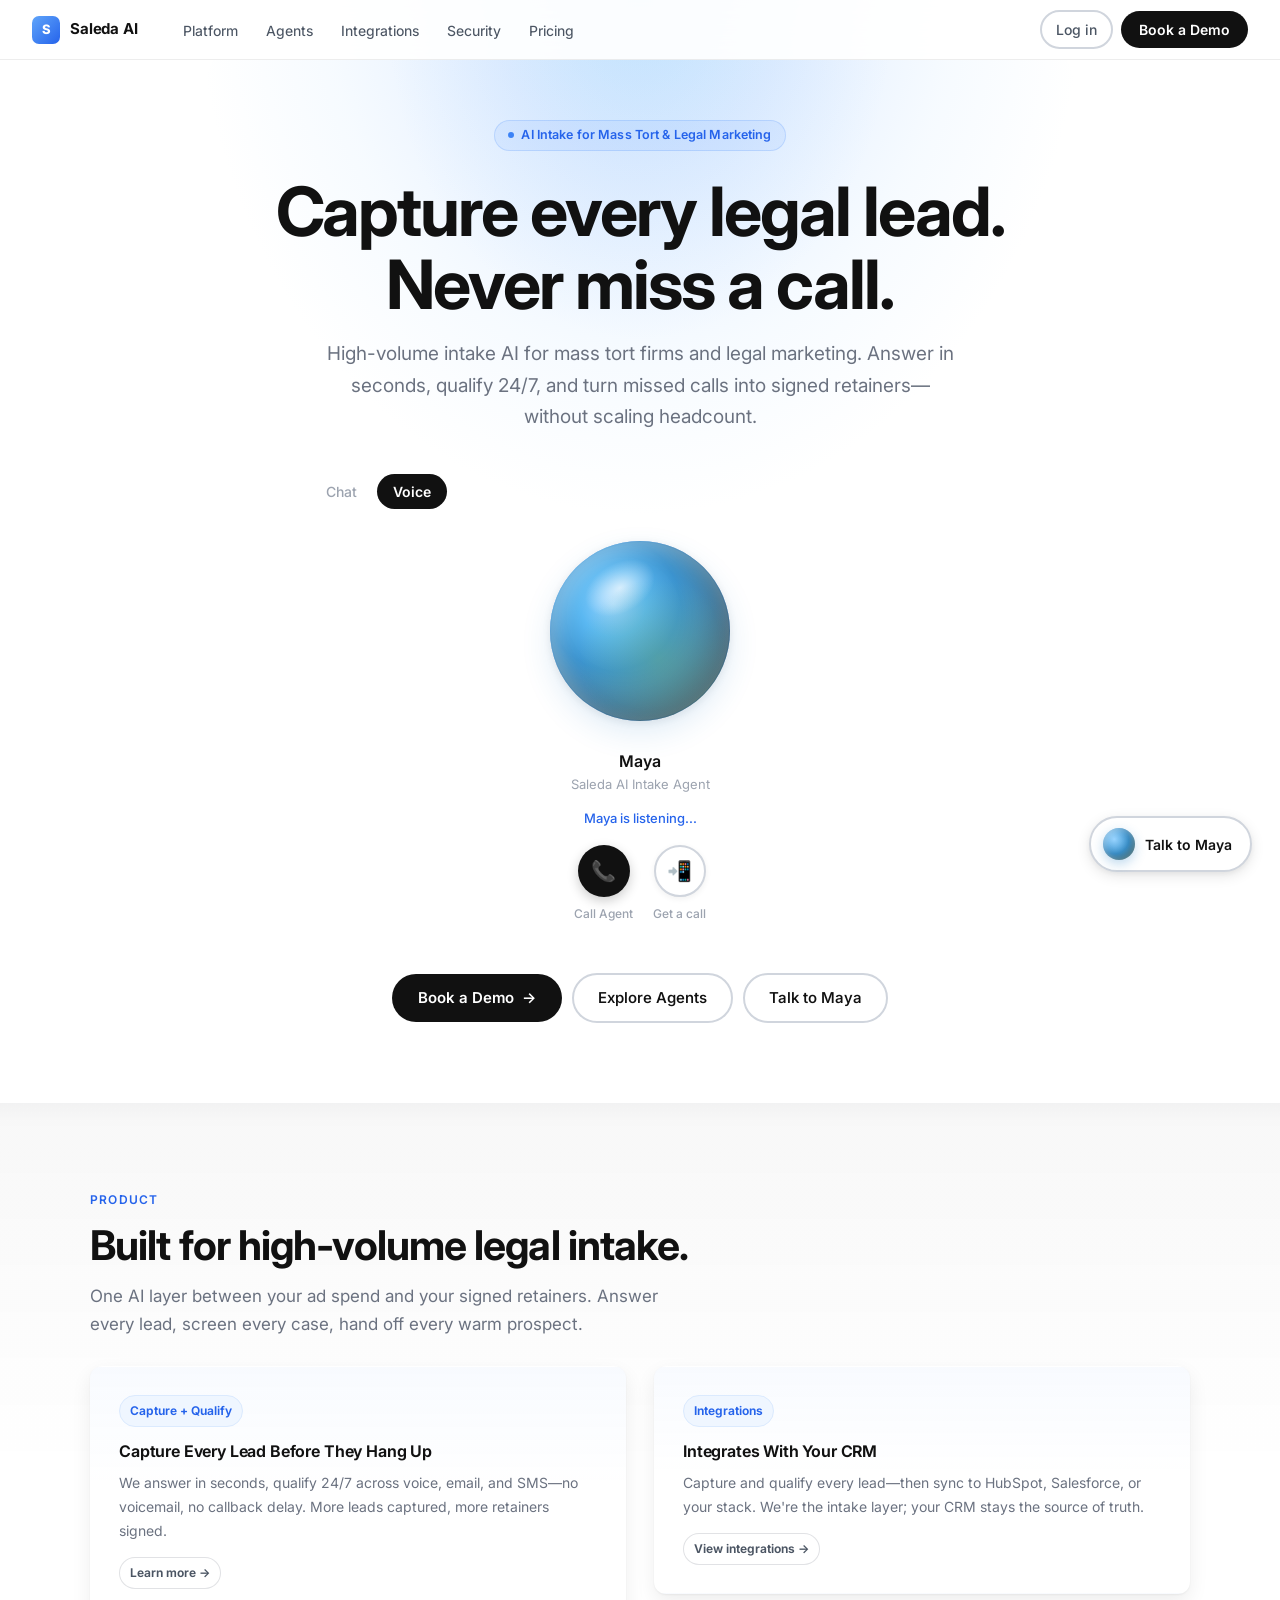
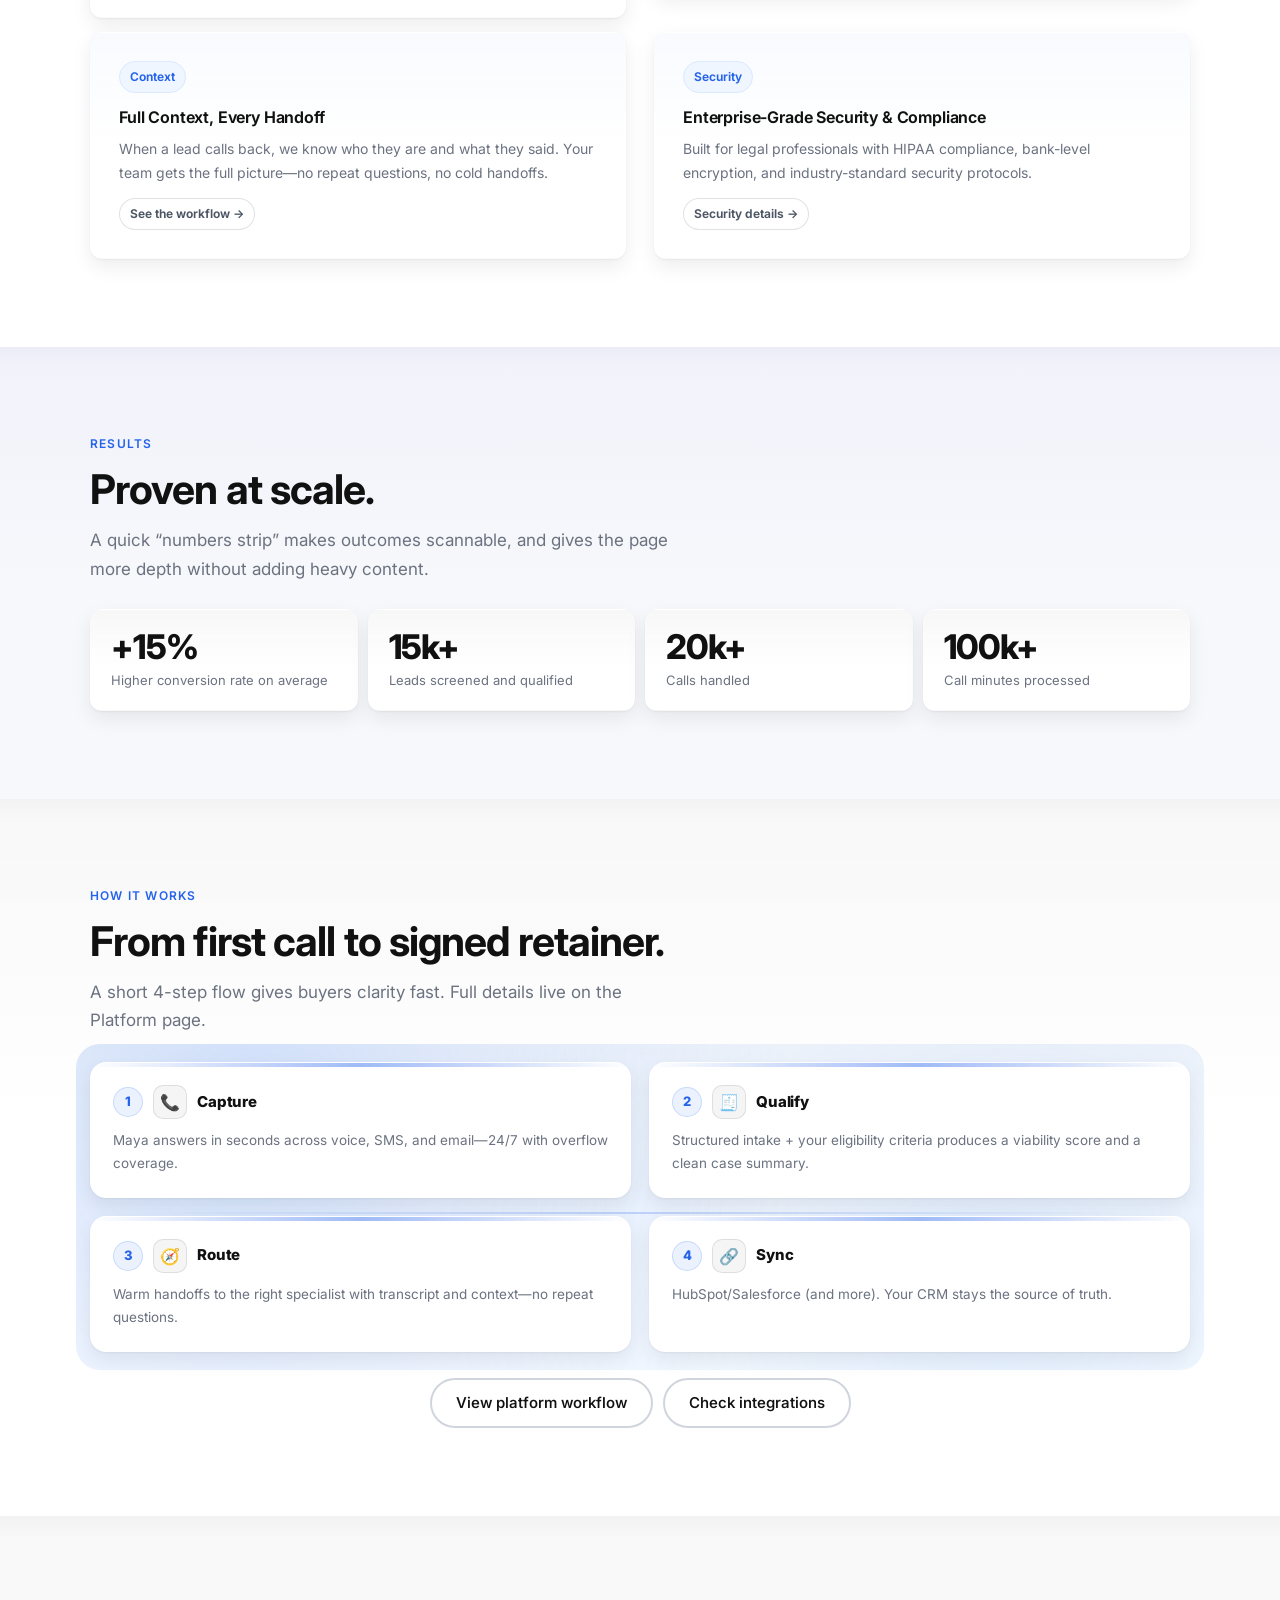
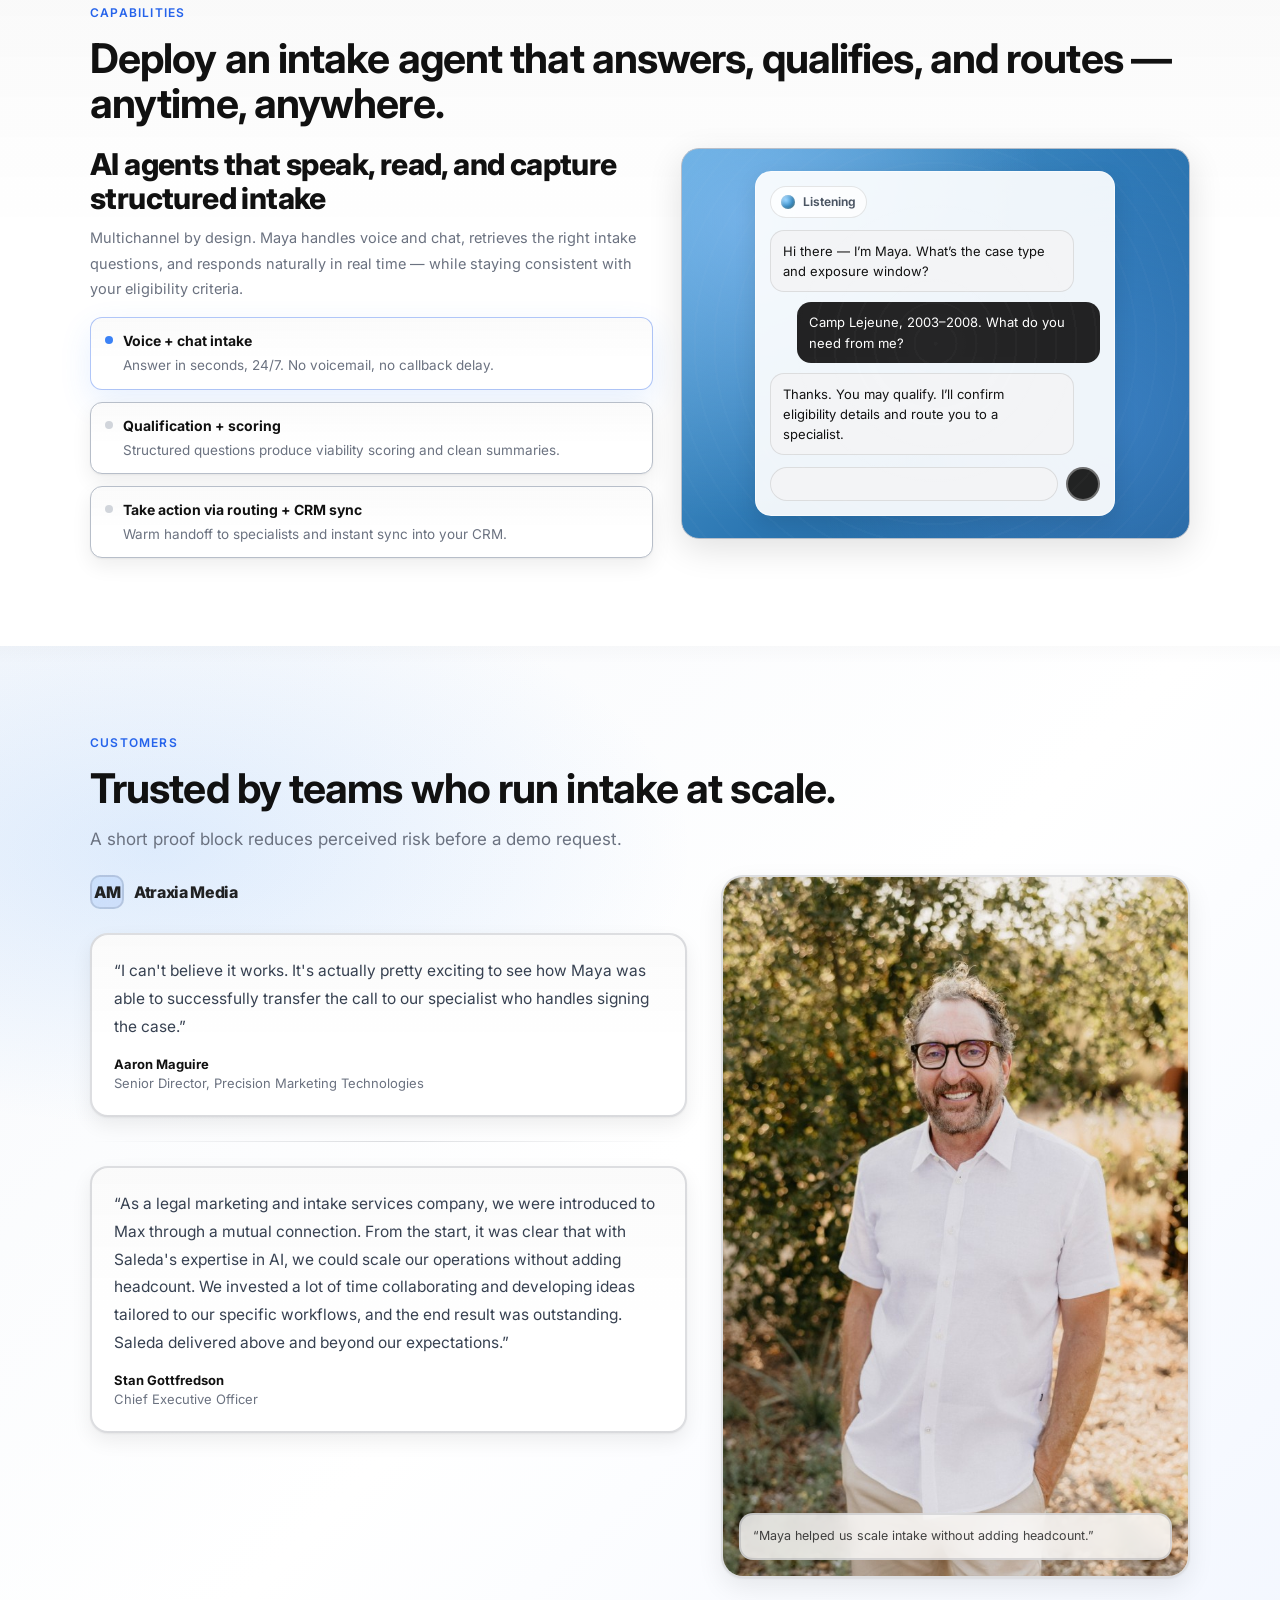
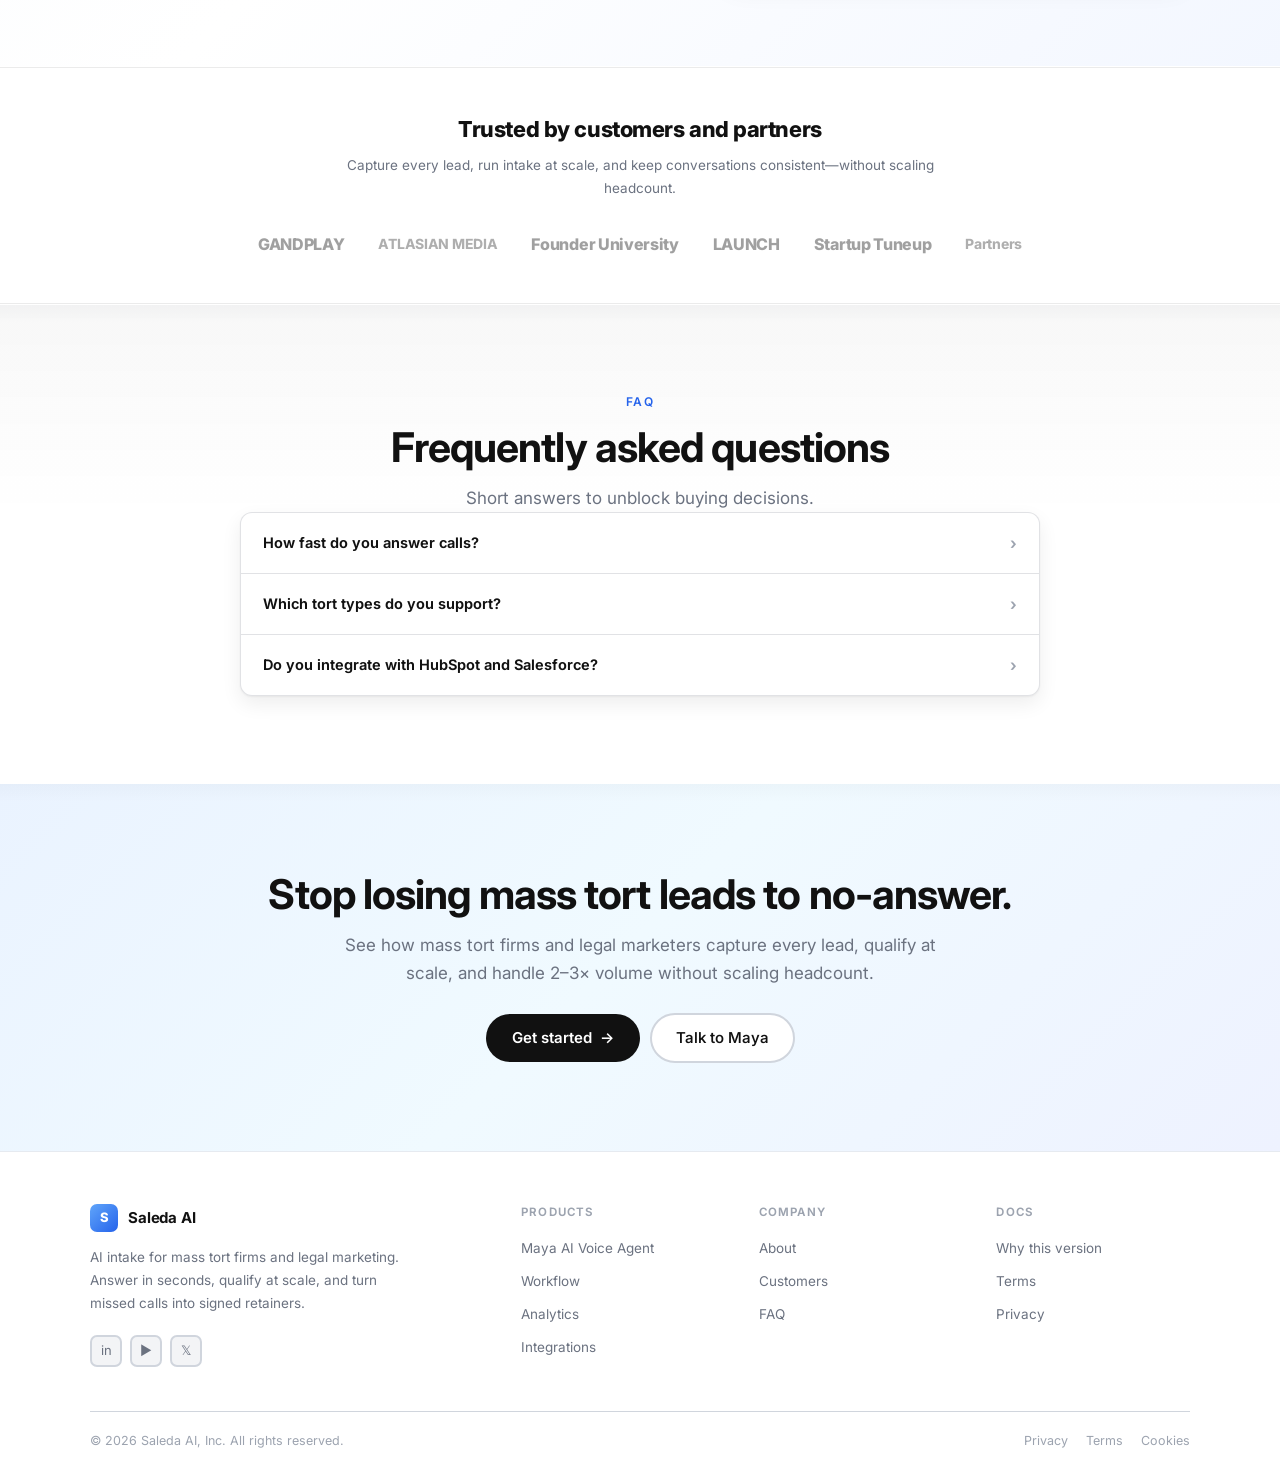
<file: index.html>
<!DOCTYPE html>
<html lang="en">
<head>
  <meta charset="UTF-8">
  <meta name="viewport" content="width=device-width, initial-scale=1.0">
  <title>Saleda AI — AI Intake for Mass Tort & Legal Marketing</title>
  <meta name="description" content="High-volume AI intake for mass tort firms and legal marketing. Answer in seconds, qualify 24/7, and turn missed calls into signed retainers—without scaling headcount.">
  <link rel="stylesheet" href="./assets/site.css">
</head>
<body>
  <a href="#main-content" class="skip-link">Skip to main content</a>

  <!-- Floating demo button (all pages) -->
  <button class="float-demo" onclick="openDemoModal()" aria-label="Talk to Maya — live demo">
    <div class="float-orb-mini" aria-hidden="true"></div>
    Talk to Maya
  </button>

  <!-- Demo modal -->
  <div class="modal-overlay" id="demoModal" role="dialog" aria-modal="true" aria-labelledby="modal-title" onclick="closeDemoModalOutside(event)">
    <div class="modal">
      <div class="modal-header">
        <span class="modal-title" id="modal-title">Maya — AI Intake Agent</span>
        <button class="modal-close" onclick="closeDemoModal()" aria-label="Close demo">✕</button>
      </div>
      <div style="padding:0">
        <div class="demo-tabs" id="modalTabs" style="padding:14px 16px 0">
          <button class="demo-tab" onclick="switchDemoTab('chat','modalTabs','modalChat','modalVoice')" aria-pressed="false">Chat</button>
          <button class="demo-tab active" onclick="switchDemoTab('voice','modalTabs','modalChat','modalVoice')" aria-pressed="true">Voice</button>
        </div>
        <div id="modalChat" style="padding:16px"></div>
        <div id="modalVoice" class="demo-voice-panel active" style="padding:28px 24px 24px">
          <div class="orb-container" onclick="toggleOrb('Modal')" aria-label="Click to start voice demo" role="button" tabindex="0"
               onkeydown="if(event.key==='Enter')toggleOrb('Modal')">
            <div class="orb-rings" aria-hidden="true">
              <div class="orb-ring"></div><div class="orb-ring"></div><div class="orb-ring"></div>
            </div>
            <div class="orb" id="orbModal"></div>
          </div>
          <div class="orb-name">Maya</div>
          <div class="orb-subtitle">Saleda AI Intake Agent</div>
          <div class="orb-status" id="orbModalStatus">Click orb or call agent to start</div>
          <div class="orb-btns">
            <button class="orb-btn orb-btn-primary" onclick="toggleOrb('Modal')" aria-label="Call Maya agent">
              <div class="orb-btn-circle">📞</div>
              <span class="orb-btn-label">Call Agent</span>
            </button>
            <button class="orb-btn orb-btn-secondary" aria-label="Get a callback">
              <div class="orb-btn-circle">📲</div>
              <span class="orb-btn-label">Get a call</span>
            </button>
          </div>
        </div>
      </div>
    </div>
  </div>

  <!-- NAV -->
  <header role="banner">
    <nav class="nav" role="navigation" aria-label="Main navigation">
      <a href="./index.html" class="nav-logo" aria-label="Saleda AI home">
        <div class="nav-logo-icon" aria-hidden="true">S</div>
        Saleda AI
      </a>
      <ul class="nav-links" role="list">
        <li><a href="./platform.html">Platform</a></li>
        <li><a href="./agents.html">Agents</a></li>
        <li><a href="./integrations.html">Integrations</a></li>
        <li><a href="./security.html">Security</a></li>
        <li><a href="./pricing.html">Pricing</a></li>
      </ul>
      <div class="nav-right">
        <a href="#" class="btn-login">Log in</a>
        <a href="./pricing.html#demo" class="btn-cta">Book a Demo</a>
      </div>
    </nav>
  </header>

  <main id="main-content">
    <!-- HERO -->
    <section class="hero" aria-labelledby="hero-heading">
      <div class="hero-bg" aria-hidden="true"></div>

      <div class="hero-eyebrow reveal" role="note">
        <span class="eyebrow-dot" aria-hidden="true"></span>
        AI Intake for Mass Tort &amp; Legal Marketing
      </div>

      <h1 id="hero-heading" class="reveal">Capture every legal lead.<br>Never miss a call.</h1>
      <p class="hero-sub reveal">
        High-volume intake AI for mass tort firms and legal marketing. Answer in seconds, qualify 24/7, and turn missed calls into signed retainers—without scaling headcount.
      </p>

      <!-- INLINE DEMO WIDGET -->
      <div class="hero-demo-wrapper reveal" role="complementary" aria-label="Interactive demo: Maya AI voice agent">
        <div class="hero-demo">
          <div class="demo-tabs" id="heroTabs">
            <button class="demo-tab" onclick="switchDemoTab('chat','heroTabs','heroChat','heroVoice')" aria-pressed="false">Chat</button>
            <button class="demo-tab active" onclick="switchDemoTab('voice','heroTabs','heroChat','heroVoice')" aria-pressed="true">Voice</button>
          </div>

          <!-- CHAT -->
          <div id="heroChat" class="demo-chat-panel" aria-label="Chat demo">
            <div class="chat-msg">
              <div class="chat-avatar avatar-ai" aria-hidden="true">M</div>
              <div class="chat-bubble bubble-ai">Hi! I'm Maya, Saleda's AI intake agent. What type of case are you calling about today?</div>
            </div>
            <div class="chat-msg right">
              <div class="chat-avatar avatar-user" aria-hidden="true">C</div>
              <div class="chat-bubble bubble-user">I was exposed to contaminated water at Camp Lejeune between 2003 and 2008.</div>
            </div>
            <div class="chat-msg">
              <div class="chat-avatar avatar-ai" aria-hidden="true">M</div>
              <div class="typing-indicator" aria-label="Maya is typing">
                <div class="typing-dot"></div><div class="typing-dot"></div><div class="typing-dot"></div>
              </div>
            </div>
            <div class="chat-input-bar">
              <input class="chat-input" type="text" placeholder="Type a message..." id="heroChatInput" aria-label="Chat message input" onkeydown="handleChatKey(event,'hero')">
              <button class="chat-voice-btn" aria-label="Switch to voice demo" onclick="switchDemoTab('voice','heroTabs','heroChat','heroVoice')">🎙️</button>
              <button class="chat-send-btn" aria-label="Send message" onclick="sendChatMessage('hero')">↑</button>
            </div>
          </div>

          <!-- VOICE -->
          <div id="heroVoice" class="demo-voice-panel active" aria-label="Voice demo">
            <div class="orb-container" onclick="toggleOrb('Hero')" role="button" tabindex="0"
                 aria-label="Click to interact with Maya voice agent" onkeydown="if(event.key==='Enter')toggleOrb('Hero')">
              <div class="orb-rings" aria-hidden="true">
                <div class="orb-ring"></div><div class="orb-ring"></div><div class="orb-ring"></div>
              </div>
              <div class="orb" id="orbHero"></div>
            </div>
            <div class="orb-name">Maya</div>
            <div class="orb-subtitle">Saleda AI Intake Agent</div>
            <div class="orb-status" id="orbHeroStatus">Click orb to start</div>
            <div class="orb-btns">
              <button class="orb-btn orb-btn-primary" onclick="toggleOrb('Hero')" aria-label="Call Maya AI agent">
                <div class="orb-btn-circle">📞</div>
                <span class="orb-btn-label">Call Agent</span>
              </button>
              <button class="orb-btn orb-btn-secondary" aria-label="Request a callback from Maya">
                <div class="orb-btn-circle">📲</div>
                <span class="orb-btn-label">Get a call</span>
              </button>
            </div>
          </div>
        </div>
      </div>

      <!-- CTAs (placed under Maya orb) -->
      <div class="hero-ctas reveal" style="margin-top:22px;margin-bottom:0">
        <a href="./pricing.html#demo" class="btn-hero-primary" aria-label="Book a live demo of Saleda AI">
          Book a Demo <span aria-hidden="true">→</span>
        </a>
        <a href="./agents.html" class="btn-hero-secondary" aria-label="Explore agents and live demo">
          Explore Agents
        </a>
        <button class="btn-hero-secondary" onclick="openDemoModal()" aria-label="Talk to Maya, Saleda AI voice agent">
          Talk to Maya
        </button>
      </div>
    </section>

    <!-- PRODUCT -->
    <section class="section section-white" aria-labelledby="product-heading">
      <div class="container">
        <p class="section-eyebrow reveal">Product</p>
        <h2 class="section-h2 reveal" id="product-heading">Built for high-volume legal intake.</h2>
        <p class="section-sub reveal">One AI layer between your ad spend and your signed retainers. Answer every lead, screen every case, hand off every warm prospect.</p>

        <div class="grid-split" style="margin-top:28px">
          <article class="card reveal">
            <div class="pill blue">Capture + Qualify</div>
            <h3 class="card-title" style="margin-top:12px">Capture Every Lead Before They Hang Up</h3>
            <p class="card-body">We answer in seconds, qualify 24/7 across voice, email, and SMS—no voicemail, no callback delay. More leads captured, more retainers signed.</p>
            <div style="margin-top:14px"><a class="pill" href="./platform.html">Learn more →</a></div>
          </article>
          <article class="card reveal">
            <div class="pill blue">Integrations</div>
            <h3 class="card-title" style="margin-top:12px">Integrates With Your CRM</h3>
            <p class="card-body">Capture and qualify every lead—then sync to HubSpot, Salesforce, or your stack. We're the intake layer; your CRM stays the source of truth.</p>
            <div style="margin-top:14px"><a class="pill" href="./integrations.html">View integrations →</a></div>
          </article>
        </div>

        <div style="margin-top:14px" class="grid-split">
          <article class="card reveal">
            <div class="pill blue">Context</div>
            <h3 class="card-title" style="margin-top:12px">Full Context, Every Handoff</h3>
            <p class="card-body">When a lead calls back, we know who they are and what they said. Your team gets the full picture—no repeat questions, no cold handoffs.</p>
            <div style="margin-top:14px"><a class="pill" href="./platform.html#workflow">See the workflow →</a></div>
          </article>
          <article class="card reveal">
            <div class="pill blue">Security</div>
            <h3 class="card-title" style="margin-top:12px">Enterprise-Grade Security &amp; Compliance</h3>
            <p class="card-body">Built for legal professionals with HIPAA compliance, bank-level encryption, and industry-standard security protocols.</p>
            <div style="margin-top:14px"><a class="pill" href="./security.html">Security details →</a></div>
          </article>
        </div>
      </div>
    </section>

    <!-- RESULTS -->
    <section class="section section-gray" aria-labelledby="results-heading">
      <div class="container">
        <p class="section-eyebrow reveal">Results</p>
        <h2 class="section-h2 reveal" id="results-heading">Proven at scale.</h2>
        <p class="section-sub reveal">A quick “numbers strip” makes outcomes scannable, and gives the page more depth without adding heavy content.</p>

        <div class="stats-grid reveal" role="list" aria-label="Key stats">
          <div class="stat" role="listitem">
            <div class="stat-num">+15%</div>
            <div class="stat-label">Higher conversion rate on average</div>
          </div>
          <div class="stat" role="listitem">
            <div class="stat-num">15k+</div>
            <div class="stat-label">Leads screened and qualified</div>
          </div>
          <div class="stat" role="listitem">
            <div class="stat-num">20k+</div>
            <div class="stat-label">Calls handled</div>
          </div>
          <div class="stat" role="listitem">
            <div class="stat-num">100k+</div>
            <div class="stat-label">Call minutes processed</div>
          </div>
        </div>
      </div>
    </section>

    <!-- HOW IT WORKS -->
    <section class="section section-white" aria-labelledby="how-heading">
      <div class="container">
        <p class="section-eyebrow reveal">How it works</p>
        <h2 class="section-h2 reveal" id="how-heading">From first call to signed retainer.</h2>
        <p class="section-sub reveal">A short 4-step flow gives buyers clarity fast. Full details live on the Platform page.</p>

        <div class="flow-wrap reveal">
          <div class="flow-bg" aria-hidden="true"></div>
          <div class="flow-beam" aria-hidden="true"></div>
          <div class="flow-grid" role="list" aria-label="4-step flow">
            <div class="flow-card" role="listitem">
              <div class="flow-top">
                <div class="flow-num" aria-hidden="true">1</div>
                <div class="flow-icon" aria-hidden="true">📞</div>
                <div class="flow-title">Capture</div>
              </div>
              <div class="flow-body">Maya answers in seconds across voice, SMS, and email—24/7 with overflow coverage.</div>
            </div>
            <div class="flow-card" role="listitem">
              <div class="flow-top">
                <div class="flow-num" aria-hidden="true">2</div>
                <div class="flow-icon" aria-hidden="true">🧾</div>
                <div class="flow-title">Qualify</div>
              </div>
              <div class="flow-body">Structured intake + your eligibility criteria produces a viability score and a clean case summary.</div>
            </div>
            <div class="flow-card" role="listitem">
              <div class="flow-top">
                <div class="flow-num" aria-hidden="true">3</div>
                <div class="flow-icon" aria-hidden="true">🧭</div>
                <div class="flow-title">Route</div>
              </div>
              <div class="flow-body">Warm handoffs to the right specialist with transcript and context—no repeat questions.</div>
            </div>
            <div class="flow-card" role="listitem">
              <div class="flow-top">
                <div class="flow-num" aria-hidden="true">4</div>
                <div class="flow-icon" aria-hidden="true">🔗</div>
                <div class="flow-title">Sync</div>
              </div>
              <div class="flow-body">HubSpot/Salesforce (and more). Your CRM stays the source of truth.</div>
            </div>
          </div>
        </div>

        <div class="hero-ctas reveal" style="margin-top:26px;margin-bottom:0">
          <a class="btn-hero-secondary" href="./platform.html#workflow">View platform workflow</a>
          <a class="btn-hero-secondary" href="./integrations.html">Check integrations</a>
        </div>
      </div>
    </section>

    <!-- EXPLAINER (ElevenLabs-style) -->
    <section class="section section-white" aria-labelledby="explainer-heading">
      <div class="container">
        <p class="section-eyebrow reveal">Capabilities</p>
        <h2 class="section-h2 reveal" id="explainer-heading">Deploy an intake agent that answers, qualifies, and routes — anytime, anywhere.</h2>

        <div class="explainer" style="margin-top:22px">
          <div class="reveal">
            <h3>AI agents that speak, read, and capture structured intake</h3>
            <p>Multichannel by design. Maya handles voice and chat, retrieves the right intake questions, and responds naturally in real time — while staying consistent with your eligibility criteria.</p>

            <ul class="explainer-list" role="list" aria-label="Capability list">
              <li class="explainer-item" aria-selected="true">
                <button type="button" onclick="selectExplainer(this)" aria-label="Select: Voice + chat intake">
                  <span class="dot" aria-hidden="true"></span>
                  <span>
                    <div class="label">Voice + chat intake</div>
                    <div class="desc">Answer in seconds, 24/7. No voicemail, no callback delay.</div>
                  </span>
                </button>
              </li>
              <li class="explainer-item" aria-selected="false">
                <button type="button" onclick="selectExplainer(this)" aria-label="Select: Qualification + scoring">
                  <span class="dot" aria-hidden="true" style="background:var(--gray-300)"></span>
                  <span>
                    <div class="label">Qualification + scoring</div>
                    <div class="desc">Structured questions produce viability scoring and clean summaries.</div>
                  </span>
                </button>
              </li>
              <li class="explainer-item" aria-selected="false">
                <button type="button" onclick="selectExplainer(this)" aria-label="Select: Take action via routing + CRM sync">
                  <span class="dot" aria-hidden="true" style="background:var(--gray-300)"></span>
                  <span>
                    <div class="label">Take action via routing + CRM sync</div>
                    <div class="desc">Warm handoff to specialists and instant sync into your CRM.</div>
                  </span>
                </button>
              </li>
            </ul>
          </div>

          <div class="explainer-visual reveal" aria-label="Illustration: agent chat UI">
            <div class="mini-chat">
              <div class="mini-pill"><span class="orb-dot" aria-hidden="true"></span>Listening</div>
              <div class="mini-bubbles" aria-hidden="true">
                <div class="mini-bubble ai">Hi there — I’m Maya. What’s the case type and exposure window?</div>
                <div class="mini-bubble user">Camp Lejeune, 2003–2008. What do you need from me?</div>
                <div class="mini-bubble ai">Thanks. You may qualify. I’ll confirm eligibility details and route you to a specialist.</div>
              </div>
              <div class="mini-input" aria-hidden="true">
                <div class="field"></div>
                <div class="btn"></div>
              </div>
            </div>
          </div>
        </div>
      </div>
    </section>

    <!-- TESTIMONIALS -->
    <section class="section section-testimonial" aria-labelledby="customers">
      <div class="container">
        <p class="section-eyebrow reveal">Customers</p>
        <h2 class="section-h2 reveal" id="customers">Trusted by teams who run intake at scale.</h2>
        <p class="section-sub reveal">A short proof block reduces perceived risk before a demo request.</p>

        <div class="t-wrap reveal" role="group" aria-label="Customer testimonials">
          <div class="t-left">
            <div class="t-brand" aria-hidden="true">
              <div class="mark">AM</div>
              <div class="name">Atraxia Media</div>
            </div>

            <article class="t-quote" aria-label="Testimonial 1">
              <p>“I can't believe it works. It's actually pretty exciting to see how Maya was able to successfully transfer the call to our specialist who handles signing the case.”</p>
              <div class="who"><strong>Aaron Maguire</strong><br>Senior Director, Precision Marketing Technologies</div>
            </article>

            <div class="t-divider" aria-hidden="true"></div>

            <article class="t-quote" aria-label="Testimonial 2">
              <p>“As a legal marketing and intake services company, we were introduced to Max through a mutual connection. From the start, it was clear that with Saleda's expertise in AI, we could scale our operations without adding headcount. We invested a lot of time collaborating and developing ideas tailored to our specific workflows, and the end result was outstanding. Saleda delivered above and beyond our expectations.”</p>
              <div class="who"><strong>Stan Gottfredson</strong><br>Chief Executive Officer</div>
            </article>
          </div>

          <aside class="t-right" aria-label="Customer photo">
            <div class="t-photo">
              <img src="./assets/testimonial-aaron.png" alt="Customer portrait photo" loading="lazy">

              <div class="t-caption">
                “Maya helped us scale intake without adding headcount.”
              </div>
            </div>
          </aside>
        </div>
      </div>
    </section>

    <!-- LOGO STRIP -->
    <section class="logo-strip" aria-label="Trusted by customers and partners">
      <div class="container">
        <div class="logo-title reveal">Trusted by customers and partners</div>
        <div class="logo-sub reveal">Capture every lead, run intake at scale, and keep conversations consistent—without scaling headcount.</div>
        <div class="logo-row reveal" aria-hidden="true">
          <div class="wordmark">GANDPLAY</div>
          <div class="wordmark small">ATLASIAN MEDIA</div>
          <div class="wordmark">Founder University</div>
          <div class="wordmark">LAUNCH</div>
          <div class="wordmark">Startup Tuneup</div>
          <div class="wordmark small">Partners</div>
        </div>
      </div>
    </section>

    <!-- FAQ -->
    <section class="section section-white" id="faq" aria-labelledby="faq-heading">
      <div class="container" style="text-align:center">
        <p class="section-eyebrow reveal">FAQ</p>
        <h2 class="section-h2 reveal" id="faq-heading">Frequently asked questions</h2>
        <p class="section-sub reveal" style="margin:0 auto">Short answers to unblock buying decisions.</p>
      </div>

      <div class="accordion reveal" role="list" aria-label="FAQ accordion">
        <div class="acc-item" role="listitem">
          <button class="acc-btn" aria-expanded="false" onclick="toggleAccordion(this)">How fast do you answer calls?<span class="acc-arrow" aria-hidden="true">›</span></button>
          <div class="acc-panel" role="region"><div class="acc-panel-inner">Typically under one second. No voicemail and no callback delay—leads are handled immediately.</div></div>
        </div>
        <div class="acc-item" role="listitem">
          <button class="acc-btn" aria-expanded="false" onclick="toggleAccordion(this)">Which tort types do you support?<span class="acc-arrow" aria-hidden="true">›</span></button>
          <div class="acc-panel" role="region"><div class="acc-panel-inner">Saleda is configurable for any mass tort type (Camp Lejeune, Roundup, AFFF, talc, mesh, and more). Your eligibility criteria define screening.</div></div>
        </div>
        <div class="acc-item" role="listitem">
          <button class="acc-btn" aria-expanded="false" onclick="toggleAccordion(this)">Do you integrate with HubSpot and Salesforce?<span class="acc-arrow" aria-hidden="true">›</span></button>
          <div class="acc-panel" role="region"><div class="acc-panel-inner">Yes. Leads, transcripts, and scores sync to your CRM. See the searchable list on the Integrations page.</div></div>
        </div>
      </div>
    </section>

    <!-- CTA -->
    <section class="section section-blue" id="demo" aria-labelledby="cta-heading">
      <div class="container" style="text-align:center">
        <h2 class="section-h2 reveal" id="cta-heading">Stop losing mass tort leads to no-answer.</h2>
        <p class="section-sub reveal" style="margin:0 auto">See how mass tort firms and legal marketers capture every lead, qualify at scale, and handle 2–3× volume without scaling headcount.</p>
        <div class="hero-ctas reveal" style="margin-top:26px;margin-bottom:0">
          <a class="btn-hero-primary" href="./pricing.html#demo">Get started <span aria-hidden="true">→</span></a>
          <button class="btn-hero-secondary" onclick="openDemoModal()">Talk to Maya</button>
        </div>
      </div>
    </section>
  </main>

  <!-- FOOTER -->
  <footer role="contentinfo">
    <div class="footer-grid">
      <div class="footer-brand">
        <a href="./index.html" class="nav-logo" style="display:inline-flex" aria-label="Saleda AI home">
          <div class="nav-logo-icon" aria-hidden="true">S</div>Saleda AI
        </a>
        <p>AI intake for mass tort firms and legal marketing. Answer in seconds, qualify at scale, and turn missed calls into signed retainers.</p>
        <div class="footer-social" aria-label="Social media">
          <a href="#" class="social-link" aria-label="LinkedIn">in</a>
          <a href="#" class="social-link" aria-label="YouTube">▶</a>
          <a href="#" class="social-link" aria-label="Twitter / X">𝕏</a>
        </div>
      </div>
      <div class="footer-col">
        <h4>Products</h4>
        <ul>
          <li><a href="./agents.html">Maya AI Voice Agent</a></li>
          <li><a href="./platform.html#workflow">Workflow</a></li>
          <li><a href="./platform.html#analytics">Analytics</a></li>
          <li><a href="./integrations.html">Integrations</a></li>
        </ul>
      </div>
      <div class="footer-col">
        <h4>Company</h4>
        <ul>
          <li><a href="./index.html#about">About</a></li>
          <li><a href="./index.html#customers">Customers</a></li>
          <li><a href="./index.html#faq">FAQ</a></li>
        </ul>
      </div>
      <div class="footer-col">
        <h4>Docs</h4>
        <ul>
          <li><a href="./docs/why-better.md">Why this version</a></li>
          <li><a href="#">Terms</a></li>
          <li><a href="#">Privacy</a></li>
        </ul>
      </div>
    </div>
    <div class="footer-bottom">
      <p>© 2026 Saleda AI, Inc. All rights reserved.</p>
      <div class="footer-legal"><a href="#">Privacy</a><a href="#">Terms</a><a href="#">Cookies</a></div>
    </div>
  </footer>

  <script src="./assets/site.js"></script>
  <script>
    function selectExplainer(btn){
      document.querySelectorAll('.explainer-item').forEach((li)=>{
        li.setAttribute('aria-selected','false');
        const dot = li.querySelector('.dot');
        if(dot) dot.style.background = 'var(--gray-300)';
      });
      const li = btn.closest('.explainer-item');
      if(!li) return;
      li.setAttribute('aria-selected','true');
      const dot = li.querySelector('.dot');
      if(dot) dot.style.background = 'var(--blue-500)';
    }
  </script>
</body>
</html>
</file>
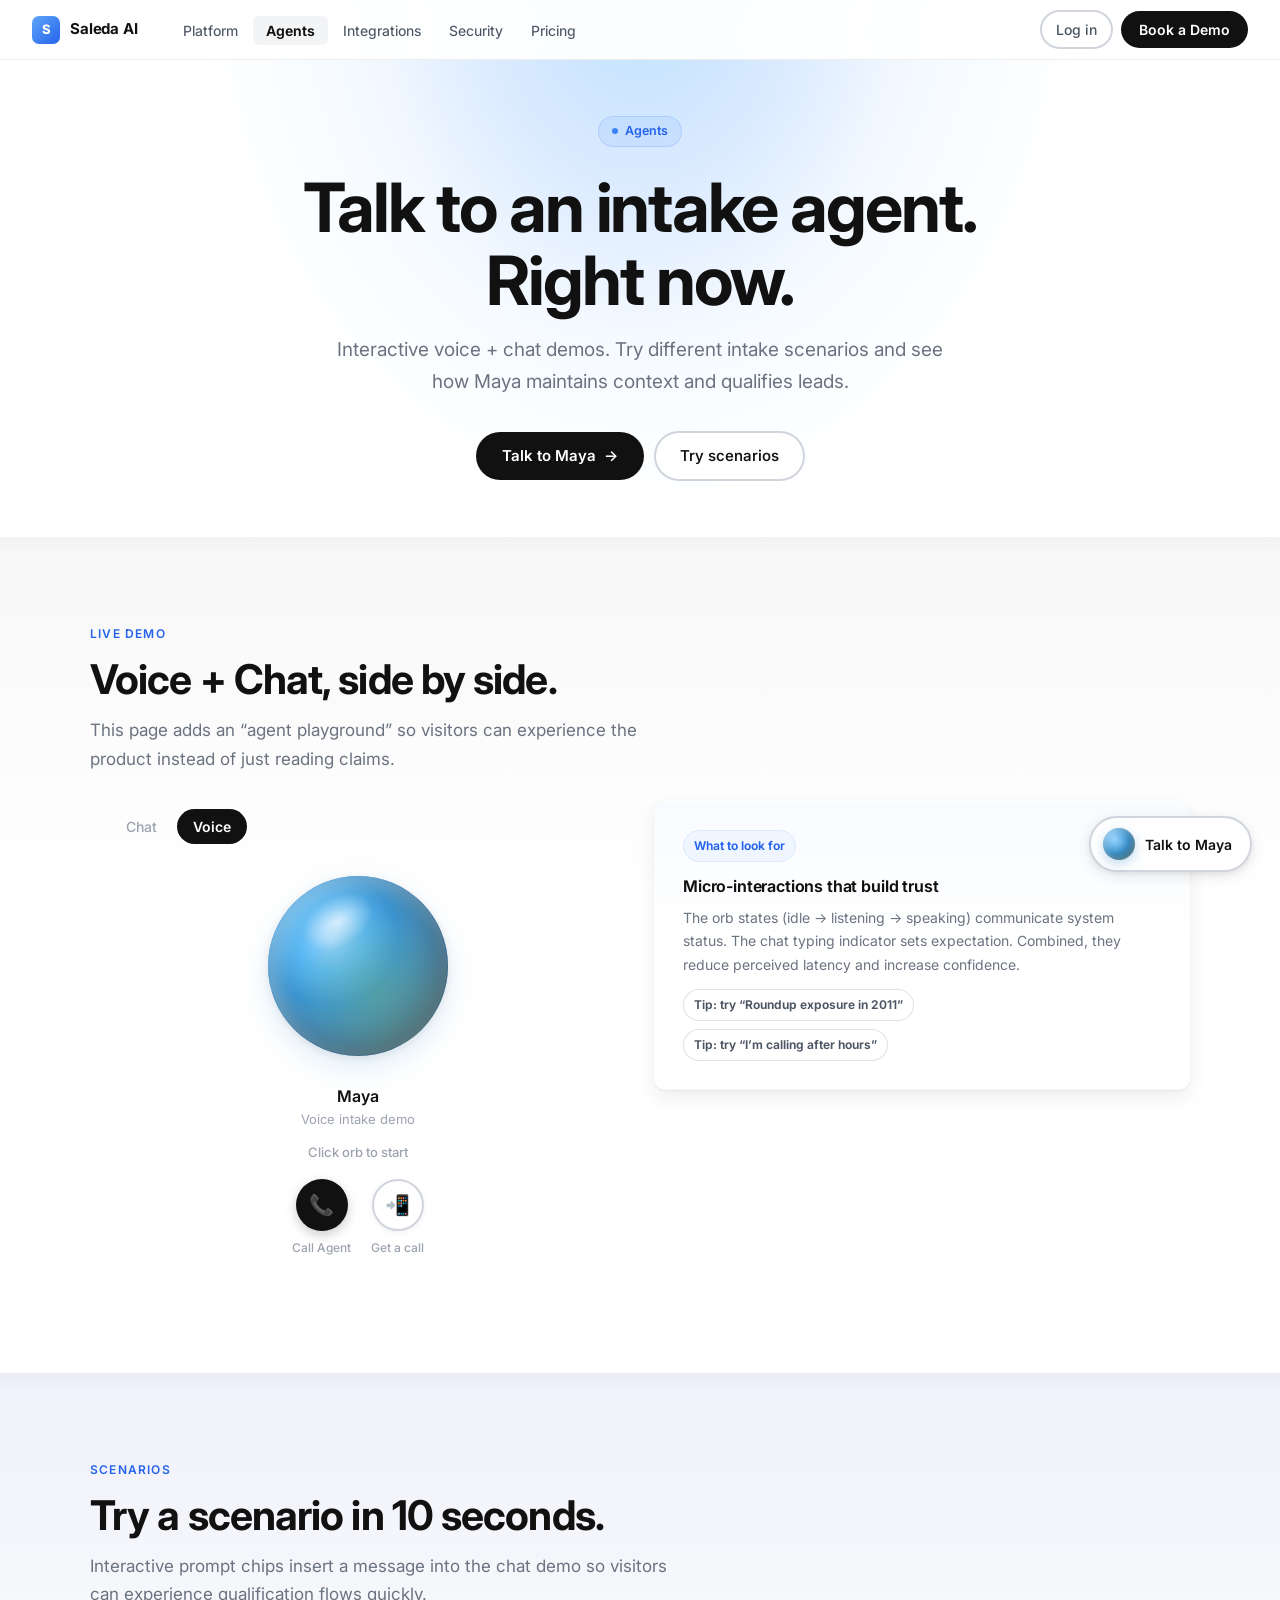
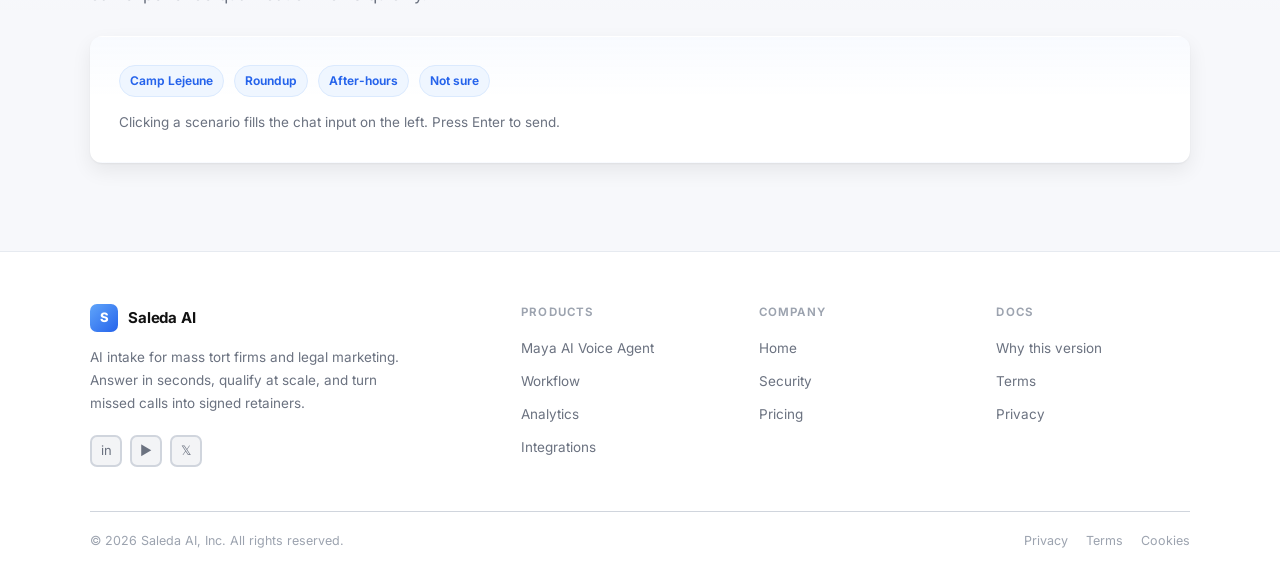
<file: agents.html>
<!DOCTYPE html>
<html lang="en">
<head>
  <meta charset="UTF-8">
  <meta name="viewport" content="width=device-width, initial-scale=1.0">
  <title>Agents — Saleda AI</title>
  <meta name="description" content="Experience Maya: voice + chat demos and intake scenarios for mass tort teams.">
  <link rel="stylesheet" href="./assets/site.css">
</head>
<body>
  <a href="#main-content" class="skip-link">Skip to main content</a>

  <button class="float-demo" onclick="openDemoModal()" aria-label="Talk to Maya — live demo">
    <div class="float-orb-mini" aria-hidden="true"></div>
    Talk to Maya
  </button>

  <!-- Demo modal -->
  <div class="modal-overlay" id="demoModal" role="dialog" aria-modal="true" aria-labelledby="modal-title" onclick="closeDemoModalOutside(event)">
    <div class="modal">
      <div class="modal-header">
        <span class="modal-title" id="modal-title">Maya — AI Intake Agent</span>
        <button class="modal-close" onclick="closeDemoModal()" aria-label="Close demo">✕</button>
      </div>
      <div style="padding:0">
        <div class="demo-tabs" id="modalTabs" style="padding:14px 16px 0">
          <button class="demo-tab" onclick="switchDemoTab('chat','modalTabs','modalChat','modalVoice')" aria-pressed="false">Chat</button>
          <button class="demo-tab active" onclick="switchDemoTab('voice','modalTabs','modalChat','modalVoice')" aria-pressed="true">Voice</button>
        </div>
        <div id="modalChat" style="padding:16px"></div>
        <div id="modalVoice" class="demo-voice-panel active" style="padding:28px 24px 24px">
          <div class="orb-container" onclick="toggleOrb('Modal')" aria-label="Click to start voice demo" role="button" tabindex="0"
               onkeydown="if(event.key==='Enter')toggleOrb('Modal')">
            <div class="orb-rings" aria-hidden="true">
              <div class="orb-ring"></div><div class="orb-ring"></div><div class="orb-ring"></div>
            </div>
            <div class="orb" id="orbModal"></div>
          </div>
          <div class="orb-name">Maya</div>
          <div class="orb-subtitle">Saleda AI Intake Agent</div>
          <div class="orb-status" id="orbModalStatus">Click orb or call agent to start</div>
          <div class="orb-btns">
            <button class="orb-btn orb-btn-primary" onclick="toggleOrb('Modal')" aria-label="Call Maya agent">
              <div class="orb-btn-circle">📞</div>
              <span class="orb-btn-label">Call Agent</span>
            </button>
            <button class="orb-btn orb-btn-secondary" aria-label="Get a callback">
              <div class="orb-btn-circle">📲</div>
              <span class="orb-btn-label">Get a call</span>
            </button>
          </div>
        </div>
      </div>
    </div>
  </div>

  <!-- NAV -->
  <header role="banner">
    <nav class="nav" role="navigation" aria-label="Main navigation">
      <a href="./index.html" class="nav-logo" aria-label="Saleda AI home">
        <div class="nav-logo-icon" aria-hidden="true">S</div>
        Saleda AI
      </a>
      <ul class="nav-links" role="list">
        <li><a href="./platform.html">Platform</a></li>
        <li><a href="./agents.html">Agents</a></li>
        <li><a href="./integrations.html">Integrations</a></li>
        <li><a href="./security.html">Security</a></li>
        <li><a href="./pricing.html">Pricing</a></li>
      </ul>
      <div class="nav-right">
        <a href="#" class="btn-login">Log in</a>
        <a href="./pricing.html#demo" class="btn-cta">Book a Demo</a>
      </div>
    </nav>
  </header>

  <main id="main-content">
    <section class="hero hero-compact" aria-labelledby="h1">
      <div class="hero-bg" aria-hidden="true"></div>
      <div class="hero-eyebrow reveal" role="note">
        <span class="eyebrow-dot" aria-hidden="true"></span>
        Agents
      </div>
      <h1 class="reveal" id="h1" style="max-width:900px">Talk to an intake agent.<br>Right now.</h1>
      <p class="hero-sub reveal">Interactive voice + chat demos. Try different intake scenarios and see how Maya maintains context and qualifies leads.</p>
      <div class="hero-ctas reveal" style="margin-bottom:0">
        <button class="btn-hero-primary" onclick="openDemoModal()">Talk to Maya <span aria-hidden="true">→</span></button>
        <a class="btn-hero-secondary" href="#scenarios">Try scenarios</a>
      </div>
    </section>

    <section class="section section-white" aria-labelledby="live">
      <div class="container">
        <p class="section-eyebrow reveal">Live demo</p>
        <h2 class="section-h2 reveal" id="live">Voice + Chat, side by side.</h2>
        <p class="section-sub reveal">This page adds an “agent playground” so visitors can experience the product instead of just reading claims.</p>

        <div class="grid-split" style="margin-top:28px">
          <div class="hero-demo-wrapper reveal" aria-label="Voice demo">
            <div class="hero-demo">
              <div class="demo-tabs" id="agentsTabsA">
                <button class="demo-tab" onclick="switchDemoTab('chat','agentsTabsA','agentsAChat','agentsVoiceA')" aria-pressed="false">Chat</button>
                <button class="demo-tab active" onclick="switchDemoTab('voice','agentsTabsA','agentsAChat','agentsVoiceA')" aria-pressed="true">Voice</button>
              </div>

              <div id="agentsAChat" class="demo-chat-panel" aria-label="Chat demo">
                <div class="chat-msg">
                  <div class="chat-avatar avatar-ai" aria-hidden="true">M</div>
                  <div class="chat-bubble bubble-ai">Hi, I’m Maya. What’s the case type and exposure window?</div>
                </div>
                <div class="chat-input-bar">
                  <input class="chat-input" type="text" placeholder="Type a message..." id="agentsAChatInput" aria-label="Chat input" onkeydown="handleChatKey(event,'agentsA')">
                  <button class="chat-send-btn" aria-label="Send message" onclick="sendChatMessage('agentsA')">↑</button>
                </div>
              </div>

              <div id="agentsVoiceA" class="demo-voice-panel active" aria-label="Voice demo">
                <div class="orb-container" onclick="toggleOrb('AgentsA')" role="button" tabindex="0" aria-label="Click orb to start voice demo"
                     onkeydown="if(event.key==='Enter')toggleOrb('AgentsA')">
                  <div class="orb-rings" aria-hidden="true">
                    <div class="orb-ring"></div><div class="orb-ring"></div><div class="orb-ring"></div>
                  </div>
                  <div class="orb" id="orbAgentsA"></div>
                </div>
                <div class="orb-name">Maya</div>
                <div class="orb-subtitle">Voice intake demo</div>
                <div class="orb-status" id="orbAgentsAStatus">Click orb to start</div>
                <div class="orb-btns">
                  <button class="orb-btn orb-btn-primary" onclick="toggleOrb('AgentsA')" aria-label="Call agent">
                    <div class="orb-btn-circle">📞</div>
                    <span class="orb-btn-label">Call Agent</span>
                  </button>
                  <button class="orb-btn orb-btn-secondary" aria-label="Get a call">
                    <div class="orb-btn-circle">📲</div>
                    <span class="orb-btn-label">Get a call</span>
                  </button>
                </div>
              </div>
            </div>
          </div>

          <div class="card reveal">
            <div class="pill blue">What to look for</div>
            <h3 class="card-title" style="margin-top:12px">Micro-interactions that build trust</h3>
            <p class="card-body">The orb states (idle → listening → speaking) communicate system status. The chat typing indicator sets expectation. Combined, they reduce perceived latency and increase confidence.</p>
            <div style="height:12px"></div>
            <div class="pill">Tip: try “Roundup exposure in 2011”</div>
            <div style="height:8px"></div>
            <div class="pill">Tip: try “I’m calling after hours”</div>
          </div>
        </div>
      </div>
    </section>

    <section class="section section-gray" id="scenarios" aria-labelledby="sc">
      <div class="container">
        <p class="section-eyebrow reveal">Scenarios</p>
        <h2 class="section-h2 reveal" id="sc">Try a scenario in 10 seconds.</h2>
        <p class="section-sub reveal">Interactive prompt chips insert a message into the chat demo so visitors can experience qualification flows quickly.</p>

        <div class="card reveal" style="margin-top:28px">
          <div style="display:flex;gap:10px;flex-wrap:wrap">
            <button class="pill blue" onclick="presetScenario('agentsA','I was exposed to contaminated water at Camp Lejeune between 2003 and 2008.')">Camp Lejeune</button>
            <button class="pill blue" onclick="presetScenario('agentsA','I used Roundup regularly from 2010 to 2014 and later developed non-Hodgkin lymphoma.')">Roundup</button>
            <button class="pill blue" onclick="presetScenario('agentsA','I’m calling after hours. Can I still get screened tonight?')">After-hours</button>
            <button class="pill blue" onclick="presetScenario('agentsA','I’m not sure if I qualify. Can you tell me what info you need?')">Not sure</button>
          </div>
          <div style="margin-top:14px;color:var(--gray-500);font-size:13.5px;line-height:1.7">
            Clicking a scenario fills the chat input on the left. Press Enter to send.
          </div>
        </div>
      </div>
    </section>
  </main>

  <!-- FOOTER -->
  <footer role="contentinfo">
    <div class="footer-grid">
      <div class="footer-brand">
        <a href="./index.html" class="nav-logo" style="display:inline-flex" aria-label="Saleda AI home">
          <div class="nav-logo-icon" aria-hidden="true">S</div>Saleda AI
        </a>
        <p>AI intake for mass tort firms and legal marketing. Answer in seconds, qualify at scale, and turn missed calls into signed retainers.</p>
        <div class="footer-social" aria-label="Social media">
          <a href="#" class="social-link" aria-label="LinkedIn">in</a>
          <a href="#" class="social-link" aria-label="YouTube">▶</a>
          <a href="#" class="social-link" aria-label="Twitter / X">𝕏</a>
        </div>
      </div>
      <div class="footer-col">
        <h4>Products</h4>
        <ul>
          <li><a href="./agents.html">Maya AI Voice Agent</a></li>
          <li><a href="./platform.html#workflow">Workflow</a></li>
          <li><a href="./platform.html#analytics">Analytics</a></li>
          <li><a href="./integrations.html">Integrations</a></li>
        </ul>
      </div>
      <div class="footer-col">
        <h4>Company</h4>
        <ul>
          <li><a href="./index.html">Home</a></li>
          <li><a href="./security.html">Security</a></li>
          <li><a href="./pricing.html">Pricing</a></li>
        </ul>
      </div>
      <div class="footer-col">
        <h4>Docs</h4>
        <ul>
          <li><a href="./docs/why-better.md">Why this version</a></li>
          <li><a href="#">Terms</a></li>
          <li><a href="#">Privacy</a></li>
        </ul>
      </div>
    </div>
    <div class="footer-bottom">
      <p>© 2026 Saleda AI, Inc. All rights reserved.</p>
      <div class="footer-legal"><a href="#">Privacy</a><a href="#">Terms</a><a href="#">Cookies</a></div>
    </div>
  </footer>

  <script>
    function presetScenario(ctx, text) {
      const input = document.getElementById(ctx + 'ChatInput');
      if (!input) return;
      input.value = text;
      input.focus();
    }
  </script>
  <script src="./assets/site.js"></script>
</body>
</html>
</file>
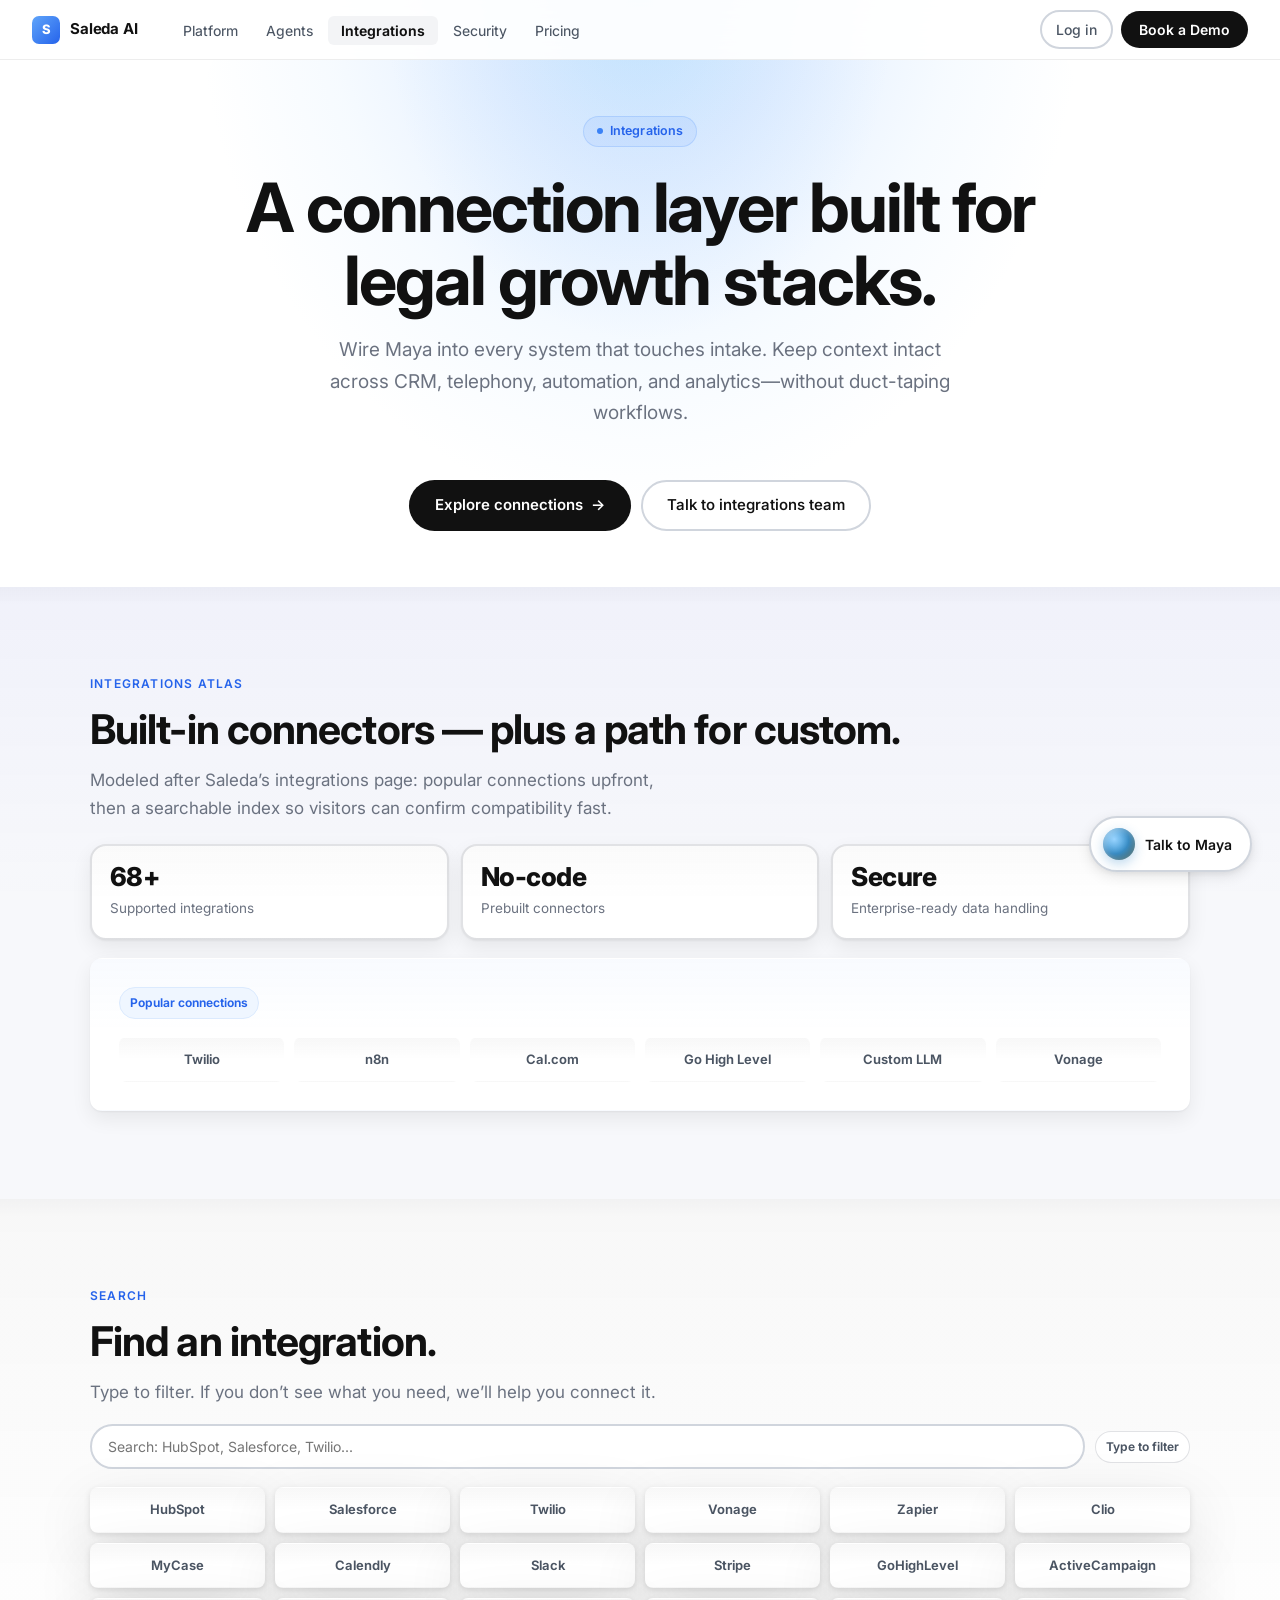
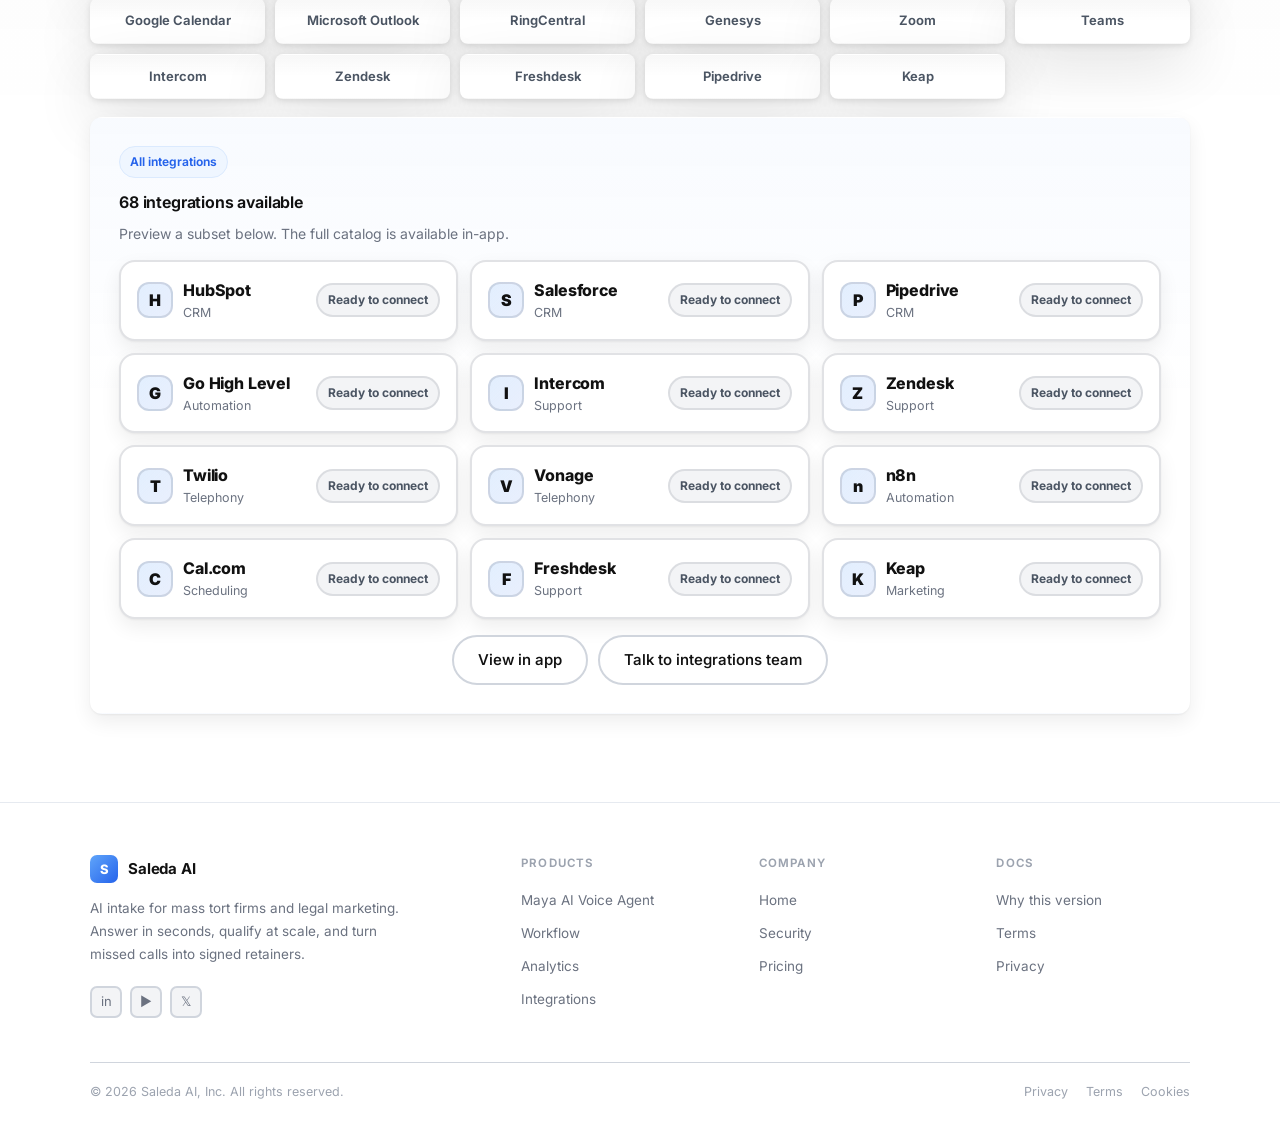
<file: integrations.html>
<!DOCTYPE html>
<html lang="en">
<head>
  <meta charset="UTF-8">
  <meta name="viewport" content="width=device-width, initial-scale=1.0">
  <title>Integrations — Saleda AI</title>
  <meta name="description" content="Search and explore integrations: CRM, telephony, automation, calendars, and more.">
  <link rel="stylesheet" href="./assets/site.css">
</head>
<body>
  <a href="#main-content" class="skip-link">Skip to main content</a>

  <button class="float-demo" onclick="openDemoModal()" aria-label="Talk to Maya — live demo">
    <div class="float-orb-mini" aria-hidden="true"></div>
    Talk to Maya
  </button>

  <!-- Demo modal -->
  <div class="modal-overlay" id="demoModal" role="dialog" aria-modal="true" aria-labelledby="modal-title" onclick="closeDemoModalOutside(event)">
    <div class="modal">
      <div class="modal-header">
        <span class="modal-title" id="modal-title">Maya — AI Intake Agent</span>
        <button class="modal-close" onclick="closeDemoModal()" aria-label="Close demo">✕</button>
      </div>
      <div style="padding:0">
        <div class="demo-tabs" id="modalTabs" style="padding:14px 16px 0">
          <button class="demo-tab" onclick="switchDemoTab('chat','modalTabs','modalChat','modalVoice')" aria-pressed="false">Chat</button>
          <button class="demo-tab active" onclick="switchDemoTab('voice','modalTabs','modalChat','modalVoice')" aria-pressed="true">Voice</button>
        </div>
        <div id="modalChat" style="padding:16px"></div>
        <div id="modalVoice" class="demo-voice-panel active" style="padding:28px 24px 24px">
          <div class="orb-container" onclick="toggleOrb('Modal')" aria-label="Click to start voice demo" role="button" tabindex="0"
               onkeydown="if(event.key==='Enter')toggleOrb('Modal')">
            <div class="orb-rings" aria-hidden="true">
              <div class="orb-ring"></div><div class="orb-ring"></div><div class="orb-ring"></div>
            </div>
            <div class="orb" id="orbModal"></div>
          </div>
          <div class="orb-name">Maya</div>
          <div class="orb-subtitle">Saleda AI Intake Agent</div>
          <div class="orb-status" id="orbModalStatus">Click orb or call agent to start</div>
          <div class="orb-btns">
            <button class="orb-btn orb-btn-primary" onclick="toggleOrb('Modal')" aria-label="Call Maya agent">
              <div class="orb-btn-circle">📞</div>
              <span class="orb-btn-label">Call Agent</span>
            </button>
            <button class="orb-btn orb-btn-secondary" aria-label="Get a callback">
              <div class="orb-btn-circle">📲</div>
              <span class="orb-btn-label">Get a call</span>
            </button>
          </div>
        </div>
      </div>
    </div>
  </div>

  <!-- NAV -->
  <header role="banner">
    <nav class="nav" role="navigation" aria-label="Main navigation">
      <a href="./index.html" class="nav-logo" aria-label="Saleda AI home">
        <div class="nav-logo-icon" aria-hidden="true">S</div>
        Saleda AI
      </a>
      <ul class="nav-links" role="list">
        <li><a href="./platform.html">Platform</a></li>
        <li><a href="./agents.html">Agents</a></li>
        <li><a href="./integrations.html">Integrations</a></li>
        <li><a href="./security.html">Security</a></li>
        <li><a href="./pricing.html">Pricing</a></li>
      </ul>
      <div class="nav-right">
        <a href="#" class="btn-login">Log in</a>
        <a href="./pricing.html#demo" class="btn-cta">Book a Demo</a>
      </div>
    </nav>
  </header>

  <main id="main-content">
    <section class="hero hero-compact" aria-labelledby="h1">
      <div class="hero-bg" aria-hidden="true"></div>
      <div class="hero-eyebrow reveal" role="note">
        <span class="eyebrow-dot" aria-hidden="true"></span>
        Integrations
      </div>
      <h1 class="reveal" id="h1" style="max-width:900px">A connection layer built for legal growth stacks.</h1>
      <p class="hero-sub reveal">Wire Maya into every system that touches intake. Keep context intact across CRM, telephony, automation, and analytics—without duct-taping workflows.</p>
      <div class="i-cta reveal" aria-label="Integrations actions">
        <a class="btn-hero-primary" href="./pricing.html#demo">Explore connections <span aria-hidden="true">→</span></a>
        <a class="btn-hero-secondary" href="./pricing.html#demo">Talk to integrations team</a>
      </div>
    </section>

    <section class="section section-gray" aria-labelledby="atlas">
      <div class="container">
        <p class="section-eyebrow reveal" id="atlas">Integrations atlas</p>
        <h2 class="section-h2 reveal">Built-in connectors — plus a path for custom.</h2>
        <p class="section-sub reveal">Modeled after Saleda’s integrations page: popular connections upfront, then a searchable index so visitors can confirm compatibility fast.</p>

        <div class="i-stats reveal" role="list" aria-label="Integrations stats">
          <div class="i-stat" role="listitem">
            <div class="k">68+</div>
            <div class="l">Supported integrations</div>
          </div>
          <div class="i-stat" role="listitem">
            <div class="k">No-code</div>
            <div class="l">Prebuilt connectors</div>
          </div>
          <div class="i-stat" role="listitem">
            <div class="k">Secure</div>
            <div class="l">Enterprise-ready data handling</div>
          </div>
        </div>

        <div class="card reveal" style="margin-top:18px">
          <div class="pill blue">Popular connections</div>
          <div class="i-pop" role="list" aria-label="Popular integrations">
            <div class="chip" role="listitem" data-integration="Twilio">Twilio</div>
            <div class="chip" role="listitem" data-integration="n8n">n8n</div>
            <div class="chip" role="listitem" data-integration="Cal.com">Cal.com</div>
            <div class="chip" role="listitem" data-integration="Go High Level">Go High Level</div>
            <div class="chip" role="listitem" data-integration="Custom LLM">Custom LLM</div>
            <div class="chip" role="listitem" data-integration="Vonage">Vonage</div>
          </div>
        </div>
      </div>
    </section>

    <section class="section section-white" aria-labelledby="search">
      <div class="container">
        <p class="section-eyebrow reveal">Search</p>
        <h2 class="section-h2 reveal" id="search">Find an integration.</h2>
        <p class="section-sub reveal">Type to filter. If you don’t see what you need, we’ll help you connect it.</p>

        <div class="searchbar reveal" role="search" aria-label="Integration search">
          <input id="integrationSearch" class="search-input" type="search" placeholder="Search: HubSpot, Salesforce, Twilio..." aria-label="Search integrations">
          <span class="pill" aria-hidden="true">Type to filter</span>
        </div>

        <div class="chip-grid reveal" style="margin-top:18px">
          <div class="chip" data-integration="HubSpot">HubSpot</div>
          <div class="chip" data-integration="Salesforce">Salesforce</div>
          <div class="chip" data-integration="Twilio">Twilio</div>
          <div class="chip" data-integration="Vonage">Vonage</div>
          <div class="chip" data-integration="Zapier">Zapier</div>
          <div class="chip" data-integration="Clio">Clio</div>
          <div class="chip" data-integration="MyCase">MyCase</div>
          <div class="chip" data-integration="Calendly">Calendly</div>
          <div class="chip" data-integration="Slack">Slack</div>
          <div class="chip" data-integration="Stripe">Stripe</div>
          <div class="chip" data-integration="GoHighLevel">GoHighLevel</div>
          <div class="chip" data-integration="ActiveCampaign">ActiveCampaign</div>
          <div class="chip" data-integration="Google Calendar">Google Calendar</div>
          <div class="chip" data-integration="Microsoft Outlook">Microsoft Outlook</div>
          <div class="chip" data-integration="RingCentral">RingCentral</div>
          <div class="chip" data-integration="Genesys">Genesys</div>
          <div class="chip" data-integration="Zoom">Zoom</div>
          <div class="chip" data-integration="Teams">Teams</div>
          <div class="chip" data-integration="Intercom">Intercom</div>
          <div class="chip" data-integration="Zendesk">Zendesk</div>
          <div class="chip" data-integration="Freshdesk">Freshdesk</div>
          <div class="chip" data-integration="Pipedrive">Pipedrive</div>
          <div class="chip" data-integration="Keap">Keap</div>
        </div>

        <div class="card reveal" style="margin-top:18px">
          <div class="pill blue">All integrations</div>
          <h3 class="card-title" style="margin-top:12px">68 integrations available</h3>
          <p class="card-body">Preview a subset below. The full catalog is available in-app.</p>

          <div class="i-list" role="list" aria-label="Integrations list preview" style="margin-top:14px">
            <div class="i-item" role="listitem" data-integration="HubSpot">
              <div class="left"><div class="icon">H</div><div class="meta"><div class="name">HubSpot</div><div class="sub">CRM</div></div></div>
              <div class="i-badge">Ready to connect</div>
            </div>
            <div class="i-item" role="listitem" data-integration="Salesforce">
              <div class="left"><div class="icon">S</div><div class="meta"><div class="name">Salesforce</div><div class="sub">CRM</div></div></div>
              <div class="i-badge">Ready to connect</div>
            </div>
            <div class="i-item" role="listitem" data-integration="Pipedrive">
              <div class="left"><div class="icon">P</div><div class="meta"><div class="name">Pipedrive</div><div class="sub">CRM</div></div></div>
              <div class="i-badge">Ready to connect</div>
            </div>
            <div class="i-item" role="listitem" data-integration="Go High Level">
              <div class="left"><div class="icon">G</div><div class="meta"><div class="name">Go High Level</div><div class="sub">Automation</div></div></div>
              <div class="i-badge">Ready to connect</div>
            </div>
            <div class="i-item" role="listitem" data-integration="Intercom">
              <div class="left"><div class="icon">I</div><div class="meta"><div class="name">Intercom</div><div class="sub">Support</div></div></div>
              <div class="i-badge">Ready to connect</div>
            </div>
            <div class="i-item" role="listitem" data-integration="Zendesk">
              <div class="left"><div class="icon">Z</div><div class="meta"><div class="name">Zendesk</div><div class="sub">Support</div></div></div>
              <div class="i-badge">Ready to connect</div>
            </div>
            <div class="i-item" role="listitem" data-integration="Twilio">
              <div class="left"><div class="icon">T</div><div class="meta"><div class="name">Twilio</div><div class="sub">Telephony</div></div></div>
              <div class="i-badge">Ready to connect</div>
            </div>
            <div class="i-item" role="listitem" data-integration="Vonage">
              <div class="left"><div class="icon">V</div><div class="meta"><div class="name">Vonage</div><div class="sub">Telephony</div></div></div>
              <div class="i-badge">Ready to connect</div>
            </div>
            <div class="i-item" role="listitem" data-integration="n8n">
              <div class="left"><div class="icon">n</div><div class="meta"><div class="name">n8n</div><div class="sub">Automation</div></div></div>
              <div class="i-badge">Ready to connect</div>
            </div>
            <div class="i-item" role="listitem" data-integration="Cal.com">
              <div class="left"><div class="icon">C</div><div class="meta"><div class="name">Cal.com</div><div class="sub">Scheduling</div></div></div>
              <div class="i-badge">Ready to connect</div>
            </div>
            <div class="i-item" role="listitem" data-integration="Freshdesk">
              <div class="left"><div class="icon">F</div><div class="meta"><div class="name">Freshdesk</div><div class="sub">Support</div></div></div>
              <div class="i-badge">Ready to connect</div>
            </div>
            <div class="i-item" role="listitem" data-integration="Keap">
              <div class="left"><div class="icon">K</div><div class="meta"><div class="name">Keap</div><div class="sub">Marketing</div></div></div>
              <div class="i-badge">Ready to connect</div>
            </div>
          </div>

          <div class="hero-ctas" style="margin-top:16px;margin-bottom:0">
            <a class="btn-hero-secondary" href="https://app.saleda.ai/" target="_blank" rel="noreferrer">View in app</a>
            <a class="btn-hero-secondary" href="./pricing.html#demo">Talk to integrations team</a>
          </div>
        </div>
      </div>
    </section>
  </main>

  <!-- FOOTER -->
  <footer role="contentinfo">
    <div class="footer-grid">
      <div class="footer-brand">
        <a href="./index.html" class="nav-logo" style="display:inline-flex" aria-label="Saleda AI home">
          <div class="nav-logo-icon" aria-hidden="true">S</div>Saleda AI
        </a>
        <p>AI intake for mass tort firms and legal marketing. Answer in seconds, qualify at scale, and turn missed calls into signed retainers.</p>
        <div class="footer-social" aria-label="Social media">
          <a href="#" class="social-link" aria-label="LinkedIn">in</a>
          <a href="#" class="social-link" aria-label="YouTube">▶</a>
          <a href="#" class="social-link" aria-label="Twitter / X">𝕏</a>
        </div>
      </div>
      <div class="footer-col">
        <h4>Products</h4>
        <ul>
          <li><a href="./agents.html">Maya AI Voice Agent</a></li>
          <li><a href="./platform.html#workflow">Workflow</a></li>
          <li><a href="./platform.html#analytics">Analytics</a></li>
          <li><a href="./integrations.html">Integrations</a></li>
        </ul>
      </div>
      <div class="footer-col">
        <h4>Company</h4>
        <ul>
          <li><a href="./index.html">Home</a></li>
          <li><a href="./security.html">Security</a></li>
          <li><a href="./pricing.html">Pricing</a></li>
        </ul>
      </div>
      <div class="footer-col">
        <h4>Docs</h4>
        <ul>
          <li><a href="./docs/why-better.md">Why this version</a></li>
          <li><a href="#">Terms</a></li>
          <li><a href="#">Privacy</a></li>
        </ul>
      </div>
    </div>
    <div class="footer-bottom">
      <p>© 2026 Saleda AI, Inc. All rights reserved.</p>
      <div class="footer-legal"><a href="#">Privacy</a><a href="#">Terms</a><a href="#">Cookies</a></div>
    </div>
  </footer>

  <script src="./assets/site.js"></script>
</body>
</html>
</file>
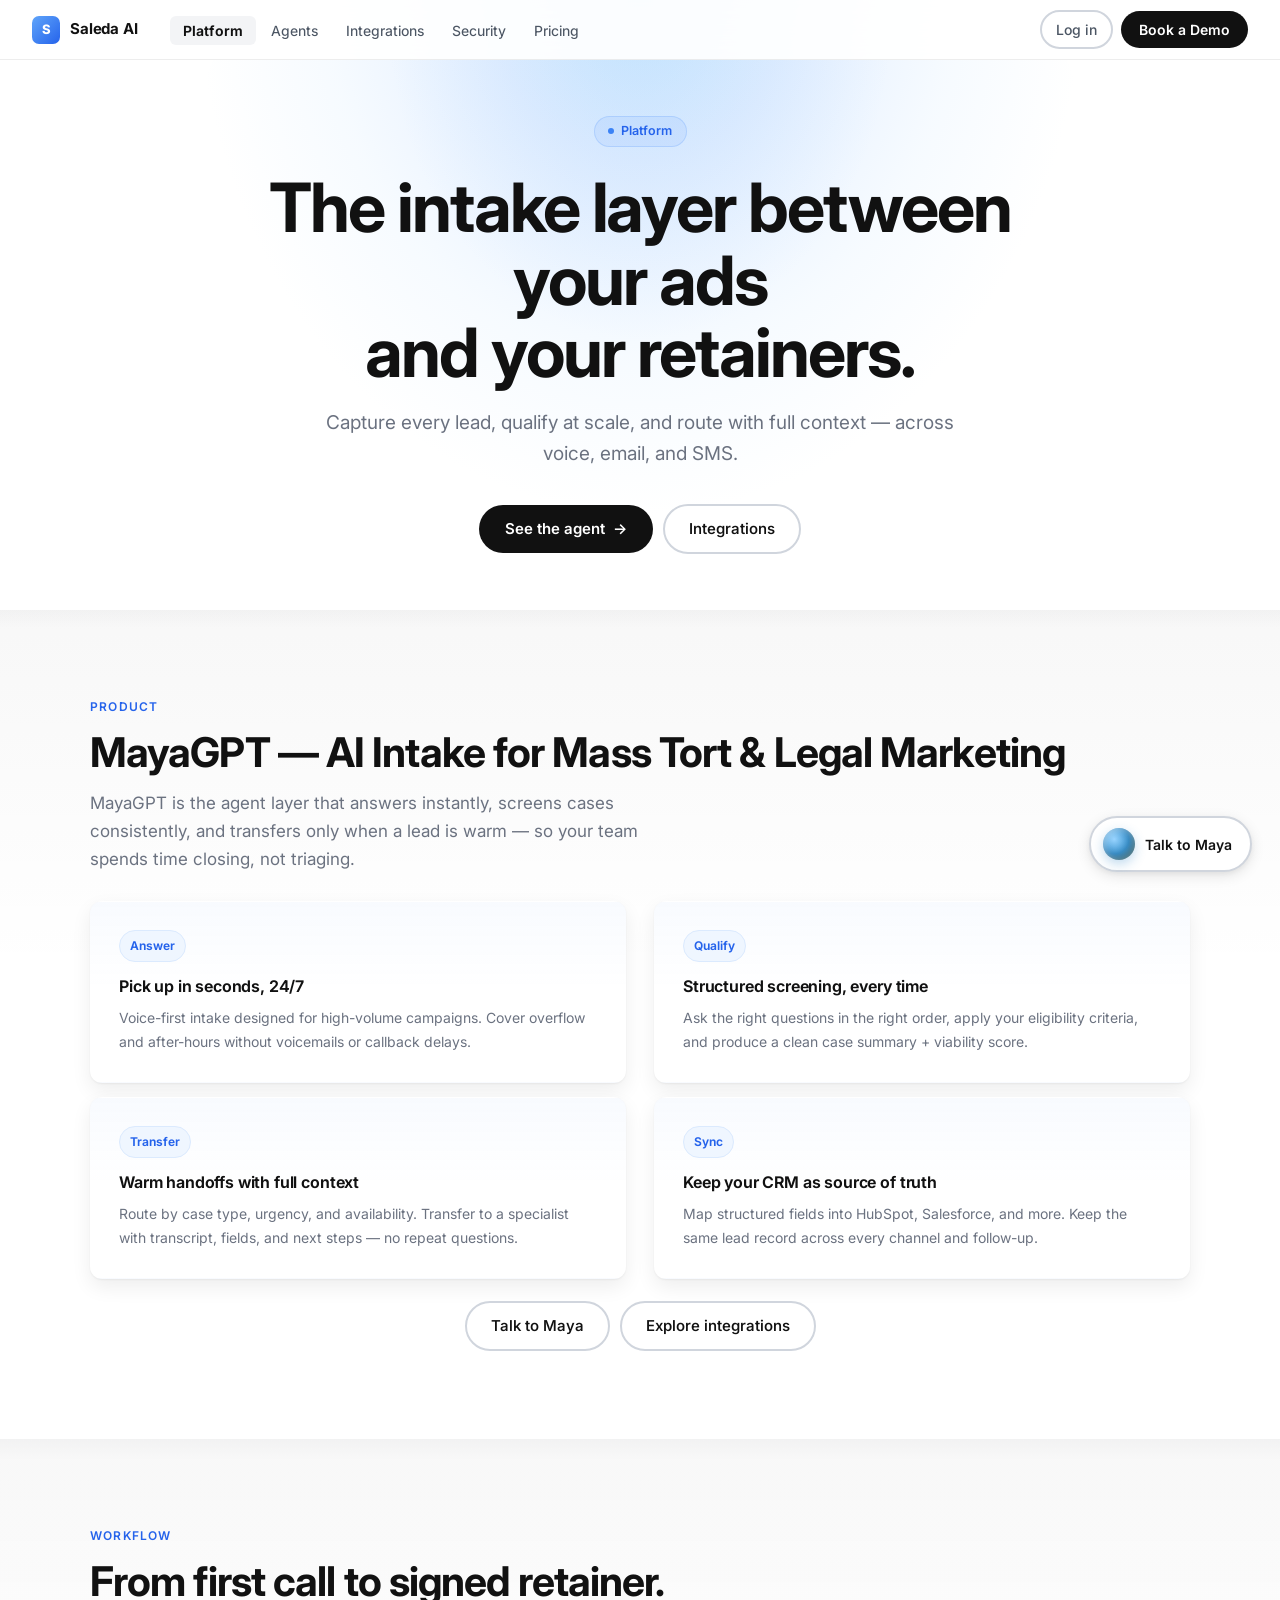
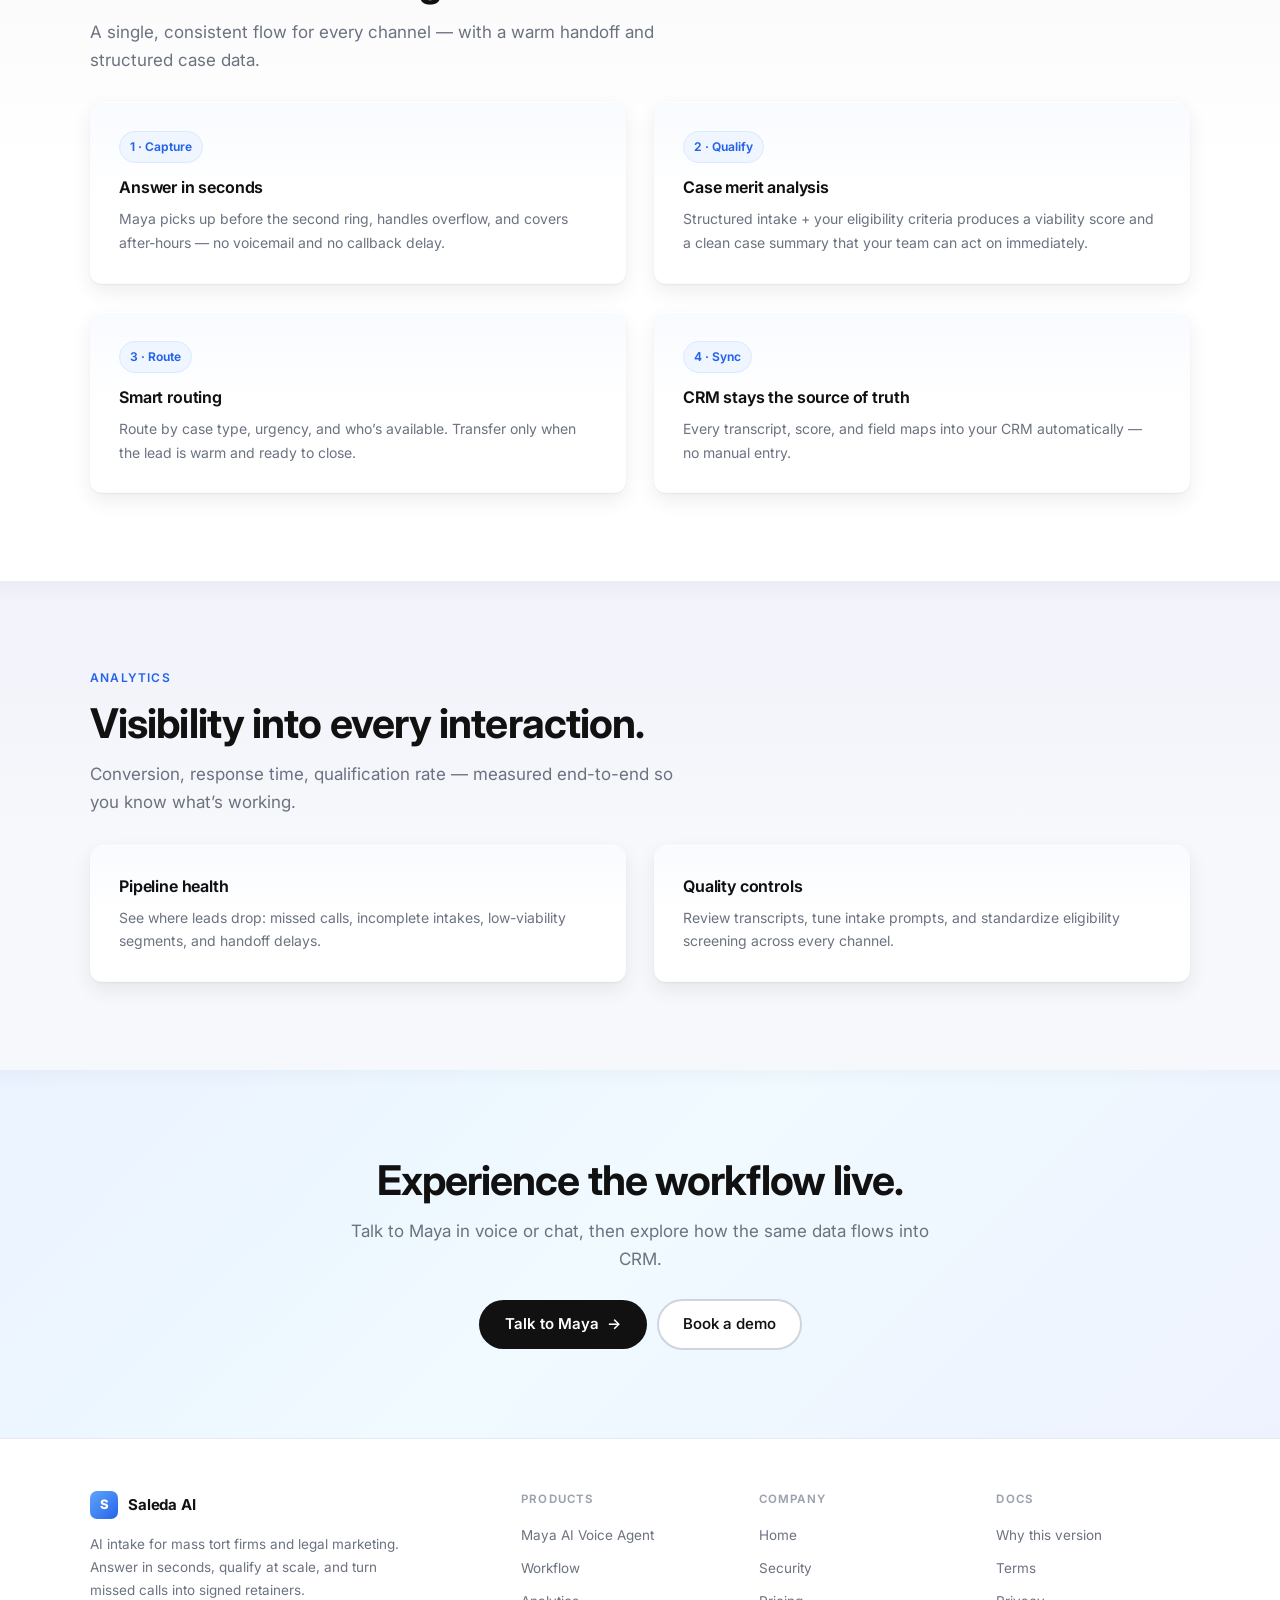
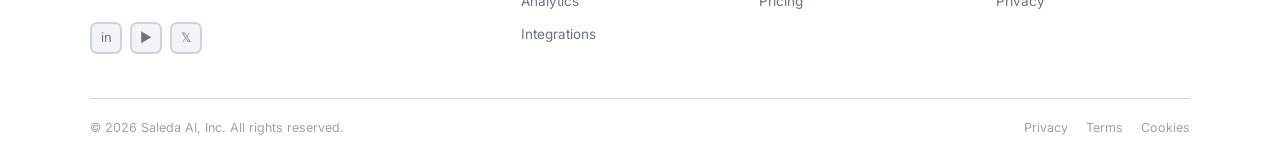
<file: platform.html>
<!DOCTYPE html>
<html lang="en">
<head>
  <meta charset="UTF-8">
  <meta name="viewport" content="width=device-width, initial-scale=1.0">
  <title>Platform — Saleda AI</title>
  <meta name="description" content="Platform overview: capture, qualify, route, and sync every lead with full context.">
  <link rel="stylesheet" href="./assets/site.css">
</head>
<body>
  <a href="#main-content" class="skip-link">Skip to main content</a>

  <button class="float-demo" onclick="openDemoModal()" aria-label="Talk to Maya — live demo">
    <div class="float-orb-mini" aria-hidden="true"></div>
    Talk to Maya
  </button>

  <!-- Demo modal -->
  <div class="modal-overlay" id="demoModal" role="dialog" aria-modal="true" aria-labelledby="modal-title" onclick="closeDemoModalOutside(event)">
    <div class="modal">
      <div class="modal-header">
        <span class="modal-title" id="modal-title">Maya — AI Intake Agent</span>
        <button class="modal-close" onclick="closeDemoModal()" aria-label="Close demo">✕</button>
      </div>
      <div style="padding:0">
        <div class="demo-tabs" id="modalTabs" style="padding:14px 16px 0">
          <button class="demo-tab" onclick="switchDemoTab('chat','modalTabs','modalChat','modalVoice')" aria-pressed="false">Chat</button>
          <button class="demo-tab active" onclick="switchDemoTab('voice','modalTabs','modalChat','modalVoice')" aria-pressed="true">Voice</button>
        </div>
        <div id="modalChat" style="padding:16px"></div>
        <div id="modalVoice" class="demo-voice-panel active" style="padding:28px 24px 24px">
          <div class="orb-container" onclick="toggleOrb('Modal')" aria-label="Click to start voice demo" role="button" tabindex="0"
               onkeydown="if(event.key==='Enter')toggleOrb('Modal')">
            <div class="orb-rings" aria-hidden="true">
              <div class="orb-ring"></div><div class="orb-ring"></div><div class="orb-ring"></div>
            </div>
            <div class="orb" id="orbModal"></div>
          </div>
          <div class="orb-name">Maya</div>
          <div class="orb-subtitle">Saleda AI Intake Agent</div>
          <div class="orb-status" id="orbModalStatus">Click orb or call agent to start</div>
          <div class="orb-btns">
            <button class="orb-btn orb-btn-primary" onclick="toggleOrb('Modal')" aria-label="Call Maya agent">
              <div class="orb-btn-circle">📞</div>
              <span class="orb-btn-label">Call Agent</span>
            </button>
            <button class="orb-btn orb-btn-secondary" aria-label="Get a callback">
              <div class="orb-btn-circle">📲</div>
              <span class="orb-btn-label">Get a call</span>
            </button>
          </div>
        </div>
      </div>
    </div>
  </div>

  <!-- NAV -->
  <header role="banner">
    <nav class="nav" role="navigation" aria-label="Main navigation">
      <a href="./index.html" class="nav-logo" aria-label="Saleda AI home">
        <div class="nav-logo-icon" aria-hidden="true">S</div>
        Saleda AI
      </a>
      <ul class="nav-links" role="list">
        <li><a href="./platform.html">Platform</a></li>
        <li><a href="./agents.html">Agents</a></li>
        <li><a href="./integrations.html">Integrations</a></li>
        <li><a href="./security.html">Security</a></li>
        <li><a href="./pricing.html">Pricing</a></li>
      </ul>
      <div class="nav-right">
        <a href="#" class="btn-login">Log in</a>
        <a href="./pricing.html#demo" class="btn-cta">Book a Demo</a>
      </div>
    </nav>
  </header>

  <main id="main-content">
    <section class="hero hero-compact" aria-labelledby="h1">
      <div class="hero-bg" aria-hidden="true"></div>
      <div class="hero-eyebrow reveal" role="note">
        <span class="eyebrow-dot" aria-hidden="true"></span>
        Platform
      </div>
      <h1 id="h1" class="reveal" style="max-width:880px">The intake layer between your ads<br>and your retainers.</h1>
      <p class="hero-sub reveal">Capture every lead, qualify at scale, and route with full context — across voice, email, and SMS.</p>
      <div class="hero-ctas reveal" style="margin-bottom:0">
        <a href="./agents.html" class="btn-hero-primary">See the agent <span aria-hidden="true">→</span></a>
        <a href="./integrations.html" class="btn-hero-secondary">Integrations</a>
      </div>
    </section>

    <section class="section section-white" aria-labelledby="mayagpt">
      <div class="container">
        <p class="section-eyebrow reveal">Product</p>
        <h2 class="section-h2 reveal" id="mayagpt">MayaGPT — AI Intake for Mass Tort &amp; Legal Marketing</h2>
        <p class="section-sub reveal">MayaGPT is the agent layer that answers instantly, screens cases consistently, and transfers only when a lead is warm — so your team spends time closing, not triaging.</p>

        <div class="grid-split" style="margin-top:28px">
          <article class="card reveal">
            <div class="pill blue">Answer</div>
            <h3 class="card-title" style="margin-top:12px">Pick up in seconds, 24/7</h3>
            <p class="card-body">Voice-first intake designed for high-volume campaigns. Cover overflow and after-hours without voicemails or callback delays.</p>
          </article>
          <article class="card reveal">
            <div class="pill blue">Qualify</div>
            <h3 class="card-title" style="margin-top:12px">Structured screening, every time</h3>
            <p class="card-body">Ask the right questions in the right order, apply your eligibility criteria, and produce a clean case summary + viability score.</p>
          </article>
        </div>

        <div style="margin-top:14px" class="grid-split">
          <article class="card reveal">
            <div class="pill blue">Transfer</div>
            <h3 class="card-title" style="margin-top:12px">Warm handoffs with full context</h3>
            <p class="card-body">Route by case type, urgency, and availability. Transfer to a specialist with transcript, fields, and next steps — no repeat questions.</p>
          </article>
          <article class="card reveal">
            <div class="pill blue">Sync</div>
            <h3 class="card-title" style="margin-top:12px">Keep your CRM as source of truth</h3>
            <p class="card-body">Map structured fields into HubSpot, Salesforce, and more. Keep the same lead record across every channel and follow-up.</p>
          </article>
        </div>

        <div class="hero-ctas reveal" style="margin-top:22px;margin-bottom:0">
          <button class="btn-hero-secondary" onclick="openDemoModal()">Talk to Maya</button>
          <a class="btn-hero-secondary" href="./integrations.html">Explore integrations</a>
        </div>
      </div>
    </section>

    <section class="section section-white" id="workflow" aria-labelledby="wf">
      <div class="container">
        <p class="section-eyebrow reveal">Workflow</p>
        <h2 class="section-h2 reveal" id="wf">From first call to signed retainer.</h2>
        <p class="section-sub reveal">A single, consistent flow for every channel — with a warm handoff and structured case data.</p>

        <div class="grid-split" style="margin-top:28px">
          <div class="card reveal">
            <div class="pill blue">1 · Capture</div>
            <h3 class="card-title" style="margin-top:12px">Answer in seconds</h3>
            <p class="card-body">Maya picks up before the second ring, handles overflow, and covers after-hours — no voicemail and no callback delay.</p>
          </div>
          <div class="card reveal">
            <div class="pill blue">2 · Qualify</div>
            <h3 class="card-title" style="margin-top:12px">Case merit analysis</h3>
            <p class="card-body">Structured intake + your eligibility criteria produces a viability score and a clean case summary that your team can act on immediately.</p>
          </div>
          <div class="card reveal">
            <div class="pill blue">3 · Route</div>
            <h3 class="card-title" style="margin-top:12px">Smart routing</h3>
            <p class="card-body">Route by case type, urgency, and who’s available. Transfer only when the lead is warm and ready to close.</p>
          </div>
          <div class="card reveal">
            <div class="pill blue">4 · Sync</div>
            <h3 class="card-title" style="margin-top:12px">CRM stays the source of truth</h3>
            <p class="card-body">Every transcript, score, and field maps into your CRM automatically — no manual entry.</p>
          </div>
        </div>
      </div>
    </section>

    <section class="section section-gray" id="analytics" aria-labelledby="an">
      <div class="container">
        <p class="section-eyebrow reveal">Analytics</p>
        <h2 class="section-h2 reveal" id="an">Visibility into every interaction.</h2>
        <p class="section-sub reveal">Conversion, response time, qualification rate — measured end-to-end so you know what’s working.</p>

        <div class="grid-split" style="margin-top:28px">
          <div class="card reveal">
            <h3 class="card-title">Pipeline health</h3>
            <p class="card-body">See where leads drop: missed calls, incomplete intakes, low-viability segments, and handoff delays.</p>
          </div>
          <div class="card reveal">
            <h3 class="card-title">Quality controls</h3>
            <p class="card-body">Review transcripts, tune intake prompts, and standardize eligibility screening across every channel.</p>
          </div>
        </div>
      </div>
    </section>

    <section class="section section-blue" aria-labelledby="cta">
      <div class="container" style="text-align:center">
        <h2 class="section-h2 reveal" id="cta">Experience the workflow live.</h2>
        <p class="section-sub reveal" style="margin:0 auto">Talk to Maya in voice or chat, then explore how the same data flows into CRM.</p>
        <div class="hero-ctas reveal" style="margin-top:26px;margin-bottom:0">
          <button class="btn-hero-primary" onclick="openDemoModal()">Talk to Maya <span aria-hidden="true">→</span></button>
          <a class="btn-hero-secondary" href="./pricing.html#demo">Book a demo</a>
        </div>
      </div>
    </section>
  </main>

  <!-- FOOTER -->
  <footer role="contentinfo">
    <div class="footer-grid">
      <div class="footer-brand">
        <a href="./index.html" class="nav-logo" style="display:inline-flex" aria-label="Saleda AI home">
          <div class="nav-logo-icon" aria-hidden="true">S</div>Saleda AI
        </a>
        <p>AI intake for mass tort firms and legal marketing. Answer in seconds, qualify at scale, and turn missed calls into signed retainers.</p>
        <div class="footer-social" aria-label="Social media">
          <a href="#" class="social-link" aria-label="LinkedIn">in</a>
          <a href="#" class="social-link" aria-label="YouTube">▶</a>
          <a href="#" class="social-link" aria-label="Twitter / X">𝕏</a>
        </div>
      </div>
      <div class="footer-col">
        <h4>Products</h4>
        <ul>
          <li><a href="./agents.html">Maya AI Voice Agent</a></li>
          <li><a href="./platform.html#workflow">Workflow</a></li>
          <li><a href="./platform.html#analytics">Analytics</a></li>
          <li><a href="./integrations.html">Integrations</a></li>
        </ul>
      </div>
      <div class="footer-col">
        <h4>Company</h4>
        <ul>
          <li><a href="./index.html">Home</a></li>
          <li><a href="./security.html">Security</a></li>
          <li><a href="./pricing.html">Pricing</a></li>
        </ul>
      </div>
      <div class="footer-col">
        <h4>Docs</h4>
        <ul>
          <li><a href="./docs/why-better.md">Why this version</a></li>
          <li><a href="#">Terms</a></li>
          <li><a href="#">Privacy</a></li>
        </ul>
      </div>
    </div>
    <div class="footer-bottom">
      <p>© 2026 Saleda AI, Inc. All rights reserved.</p>
      <div class="footer-legal"><a href="#">Privacy</a><a href="#">Terms</a><a href="#">Cookies</a></div>
    </div>
  </footer>

  <script src="./assets/site.js"></script>
</body>
</html>
</file>
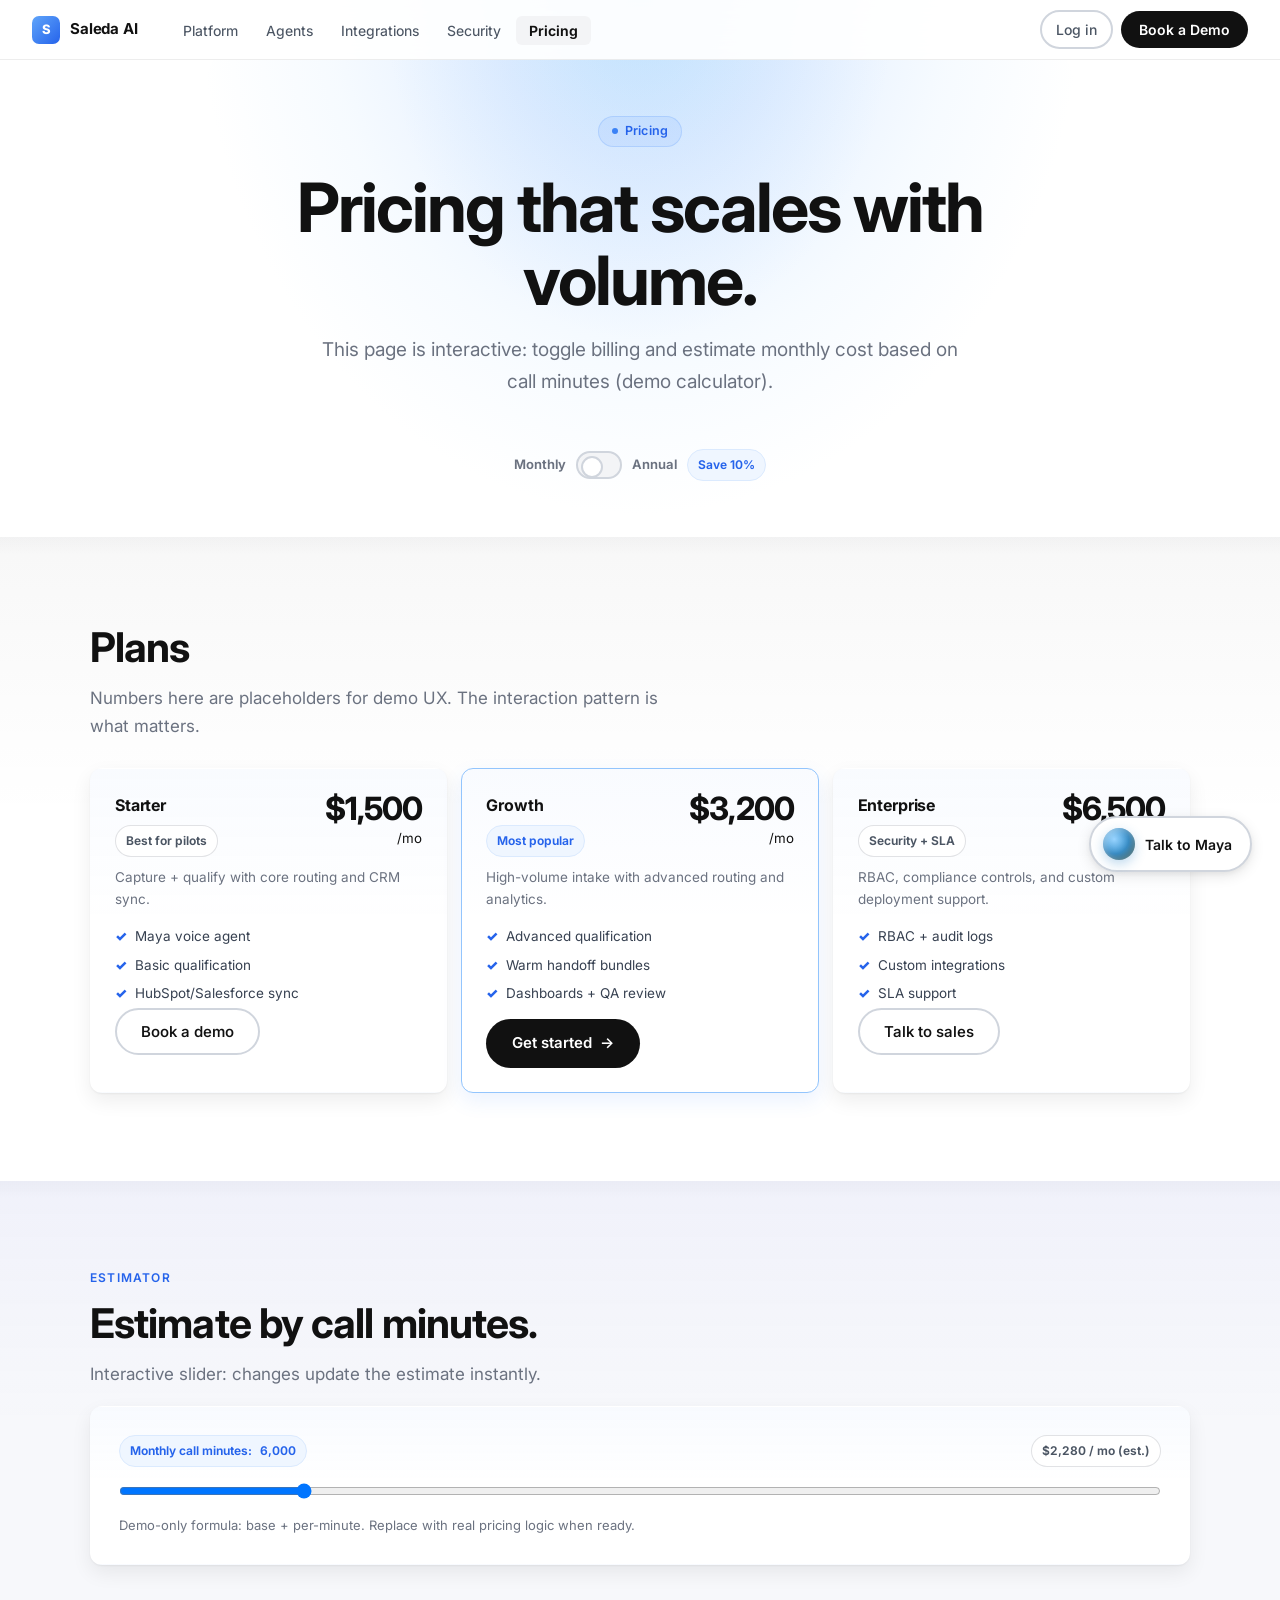
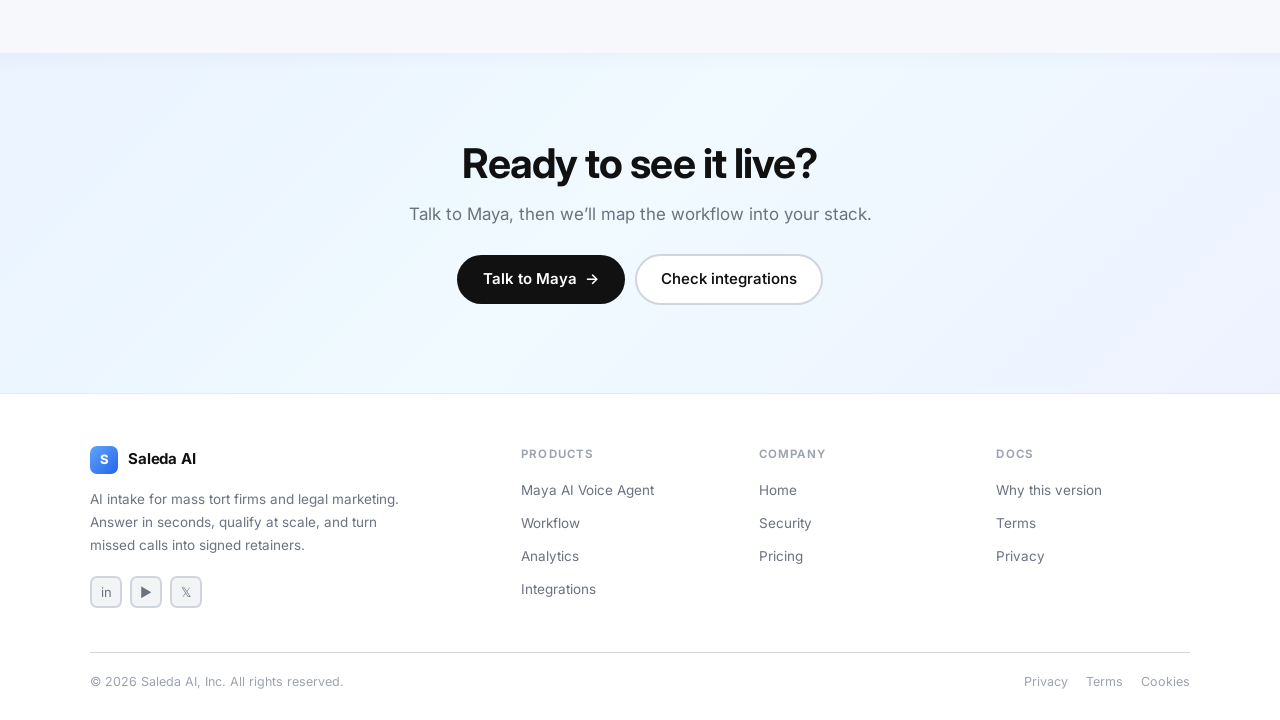
<file: pricing.html>
<!DOCTYPE html>
<html lang="en">
<head>
  <meta charset="UTF-8">
  <meta name="viewport" content="width=device-width, initial-scale=1.0">
  <title>Pricing — Saleda AI</title>
  <meta name="description" content="Pricing with interactive billing toggle and volume estimator.">
  <link rel="stylesheet" href="./assets/site.css">
</head>
<body>
  <a href="#main-content" class="skip-link">Skip to main content</a>

  <button class="float-demo" onclick="openDemoModal()" aria-label="Talk to Maya — live demo">
    <div class="float-orb-mini" aria-hidden="true"></div>
    Talk to Maya
  </button>

  <!-- Demo modal -->
  <div class="modal-overlay" id="demoModal" role="dialog" aria-modal="true" aria-labelledby="modal-title" onclick="closeDemoModalOutside(event)">
    <div class="modal">
      <div class="modal-header">
        <span class="modal-title" id="modal-title">Maya — AI Intake Agent</span>
        <button class="modal-close" onclick="closeDemoModal()" aria-label="Close demo">✕</button>
      </div>
      <div style="padding:0">
        <div class="demo-tabs" id="modalTabs" style="padding:14px 16px 0">
          <button class="demo-tab" onclick="switchDemoTab('chat','modalTabs','modalChat','modalVoice')" aria-pressed="false">Chat</button>
          <button class="demo-tab active" onclick="switchDemoTab('voice','modalTabs','modalChat','modalVoice')" aria-pressed="true">Voice</button>
        </div>
        <div id="modalChat" style="padding:16px"></div>
        <div id="modalVoice" class="demo-voice-panel active" style="padding:28px 24px 24px">
          <div class="orb-container" onclick="toggleOrb('Modal')" aria-label="Click to start voice demo" role="button" tabindex="0"
               onkeydown="if(event.key==='Enter')toggleOrb('Modal')">
            <div class="orb-rings" aria-hidden="true">
              <div class="orb-ring"></div><div class="orb-ring"></div><div class="orb-ring"></div>
            </div>
            <div class="orb" id="orbModal"></div>
          </div>
          <div class="orb-name">Maya</div>
          <div class="orb-subtitle">Saleda AI Intake Agent</div>
          <div class="orb-status" id="orbModalStatus">Click orb or call agent to start</div>
          <div class="orb-btns">
            <button class="orb-btn orb-btn-primary" onclick="toggleOrb('Modal')" aria-label="Call Maya agent">
              <div class="orb-btn-circle">📞</div>
              <span class="orb-btn-label">Call Agent</span>
            </button>
            <button class="orb-btn orb-btn-secondary" aria-label="Get a callback">
              <div class="orb-btn-circle">📲</div>
              <span class="orb-btn-label">Get a call</span>
            </button>
          </div>
        </div>
      </div>
    </div>
  </div>

  <!-- NAV -->
  <header role="banner">
    <nav class="nav" role="navigation" aria-label="Main navigation">
      <a href="./index.html" class="nav-logo" aria-label="Saleda AI home">
        <div class="nav-logo-icon" aria-hidden="true">S</div>
        Saleda AI
      </a>
      <ul class="nav-links" role="list">
        <li><a href="./platform.html">Platform</a></li>
        <li><a href="./agents.html">Agents</a></li>
        <li><a href="./integrations.html">Integrations</a></li>
        <li><a href="./security.html">Security</a></li>
        <li><a href="./pricing.html">Pricing</a></li>
      </ul>
      <div class="nav-right">
        <a href="#" class="btn-login">Log in</a>
        <a href="#demo" class="btn-cta">Book a Demo</a>
      </div>
    </nav>
  </header>

  <main id="main-content">
    <section class="hero hero-compact" aria-labelledby="h1">
      <div class="hero-bg" aria-hidden="true"></div>
      <div class="hero-eyebrow reveal" role="note">
        <span class="eyebrow-dot" aria-hidden="true"></span>
        Pricing
      </div>
      <h1 class="reveal" id="h1" style="max-width:900px">Pricing that scales with volume.</h1>
      <p class="hero-sub reveal">This page is interactive: toggle billing and estimate monthly cost based on call minutes (demo calculator).</p>

      <div class="pricing-toggle reveal" aria-label="Billing toggle">
        <span style="font-size:13px;color:var(--gray-500);font-weight:650">Monthly</span>
        <div class="toggle" id="billingToggle" data-on="false" role="switch" aria-checked="false" tabindex="0">
          <div class="toggle-knob" aria-hidden="true"></div>
        </div>
        <span style="font-size:13px;color:var(--gray-500);font-weight:650">Annual</span>
        <span class="pill blue">Save 10%</span>
      </div>
    </section>

    <section class="section section-white" aria-labelledby="plans">
      <div class="container">
        <h2 class="section-h2 reveal" id="plans">Plans</h2>
        <p class="section-sub reveal">Numbers here are placeholders for demo UX. The interaction pattern is what matters.</p>

        <div class="pricing-grid">
          <div class="price-card reveal">
            <div class="price-top">
              <div>
                <div class="price-name">Starter</div>
                <div class="pill" style="margin-top:8px">Best for pilots</div>
              </div>
              <div style="text-align:right">
                <div class="price" data-price-monthly="1500" data-price-annual="16200">$1,500</div>
                <small data-price-unit>/mo</small>
              </div>
            </div>
            <div class="price-desc">Capture + qualify with core routing and CRM sync.</div>
            <ul class="bullets">
              <li><span class="check">✓</span>Maya voice agent</li>
              <li><span class="check">✓</span>Basic qualification</li>
              <li><span class="check">✓</span>HubSpot/Salesforce sync</li>
            </ul>
            <div style="margin-top:16px">
              <a class="btn-hero-secondary" href="#demo">Book a demo</a>
            </div>
          </div>

          <div class="price-card featured reveal">
            <div class="price-top">
              <div>
                <div class="price-name">Growth</div>
                <div class="pill blue" style="margin-top:8px">Most popular</div>
              </div>
              <div style="text-align:right">
                <div class="price" data-price-monthly="3200" data-price-annual="34560">$3,200</div>
                <small data-price-unit>/mo</small>
              </div>
            </div>
            <div class="price-desc">High-volume intake with advanced routing and analytics.</div>
            <ul class="bullets">
              <li><span class="check">✓</span>Advanced qualification</li>
              <li><span class="check">✓</span>Warm handoff bundles</li>
              <li><span class="check">✓</span>Dashboards + QA review</li>
            </ul>
            <div style="margin-top:16px">
              <a class="btn-hero-primary" href="#demo">Get started <span aria-hidden="true">→</span></a>
            </div>
          </div>

          <div class="price-card reveal">
            <div class="price-top">
              <div>
                <div class="price-name">Enterprise</div>
                <div class="pill" style="margin-top:8px">Security + SLA</div>
              </div>
              <div style="text-align:right">
                <div class="price" data-price-monthly="6500" data-price-annual="70200">$6,500</div>
                <small data-price-unit>/mo</small>
              </div>
            </div>
            <div class="price-desc">RBAC, compliance controls, and custom deployment support.</div>
            <ul class="bullets">
              <li><span class="check">✓</span>RBAC + audit logs</li>
              <li><span class="check">✓</span>Custom integrations</li>
              <li><span class="check">✓</span>SLA support</li>
            </ul>
            <div style="margin-top:16px">
              <a class="btn-hero-secondary" href="#demo">Talk to sales</a>
            </div>
          </div>
        </div>
      </div>
    </section>

    <section class="section section-gray" aria-labelledby="calc">
      <div class="container">
        <p class="section-eyebrow reveal">Estimator</p>
        <h2 class="section-h2 reveal" id="calc">Estimate by call minutes.</h2>
        <p class="section-sub reveal">Interactive slider: changes update the estimate instantly.</p>

        <div class="card reveal" style="margin-top:18px">
          <div style="display:flex;justify-content:space-between;gap:12px;align-items:center;flex-wrap:wrap">
            <div class="pill blue">Monthly call minutes: <span id="volumeOut">6000</span></div>
            <div class="pill" id="estPrice">$2,280 / mo (est.)</div>
          </div>
          <div style="margin-top:14px">
            <input id="volume" type="range" min="1000" max="30000" step="500" value="6000" style="width:100%">
          </div>
          <div style="margin-top:10px;color:var(--gray-500);font-size:13px;line-height:1.65">
            Demo-only formula: base + per-minute. Replace with real pricing logic when ready.
          </div>
        </div>
      </div>
    </section>

    <section class="section section-blue" id="demo" aria-labelledby="cta">
      <div class="container" style="text-align:center">
        <h2 class="section-h2 reveal" id="cta">Ready to see it live?</h2>
        <p class="section-sub reveal" style="margin:0 auto">Talk to Maya, then we’ll map the workflow into your stack.</p>
        <div class="hero-ctas reveal" style="margin-top:26px;margin-bottom:0">
          <button class="btn-hero-primary" onclick="openDemoModal()">Talk to Maya <span aria-hidden="true">→</span></button>
          <a class="btn-hero-secondary" href="./integrations.html">Check integrations</a>
        </div>
      </div>
    </section>
  </main>

  <!-- FOOTER -->
  <footer role="contentinfo">
    <div class="footer-grid">
      <div class="footer-brand">
        <a href="./index.html" class="nav-logo" style="display:inline-flex" aria-label="Saleda AI home">
          <div class="nav-logo-icon" aria-hidden="true">S</div>Saleda AI
        </a>
        <p>AI intake for mass tort firms and legal marketing. Answer in seconds, qualify at scale, and turn missed calls into signed retainers.</p>
        <div class="footer-social" aria-label="Social media">
          <a href="#" class="social-link" aria-label="LinkedIn">in</a>
          <a href="#" class="social-link" aria-label="YouTube">▶</a>
          <a href="#" class="social-link" aria-label="Twitter / X">𝕏</a>
        </div>
      </div>
      <div class="footer-col">
        <h4>Products</h4>
        <ul>
          <li><a href="./agents.html">Maya AI Voice Agent</a></li>
          <li><a href="./platform.html#workflow">Workflow</a></li>
          <li><a href="./platform.html#analytics">Analytics</a></li>
          <li><a href="./integrations.html">Integrations</a></li>
        </ul>
      </div>
      <div class="footer-col">
        <h4>Company</h4>
        <ul>
          <li><a href="./index.html">Home</a></li>
          <li><a href="./security.html">Security</a></li>
          <li><a href="./pricing.html">Pricing</a></li>
        </ul>
      </div>
      <div class="footer-col">
        <h4>Docs</h4>
        <ul>
          <li><a href="./docs/why-better.md">Why this version</a></li>
          <li><a href="#">Terms</a></li>
          <li><a href="#">Privacy</a></li>
        </ul>
      </div>
    </div>
    <div class="footer-bottom">
      <p>© 2026 Saleda AI, Inc. All rights reserved.</p>
      <div class="footer-legal"><a href="#">Privacy</a><a href="#">Terms</a><a href="#">Cookies</a></div>
    </div>
  </footer>

  <script src="./assets/site.js"></script>
</body>
</html>
</file>
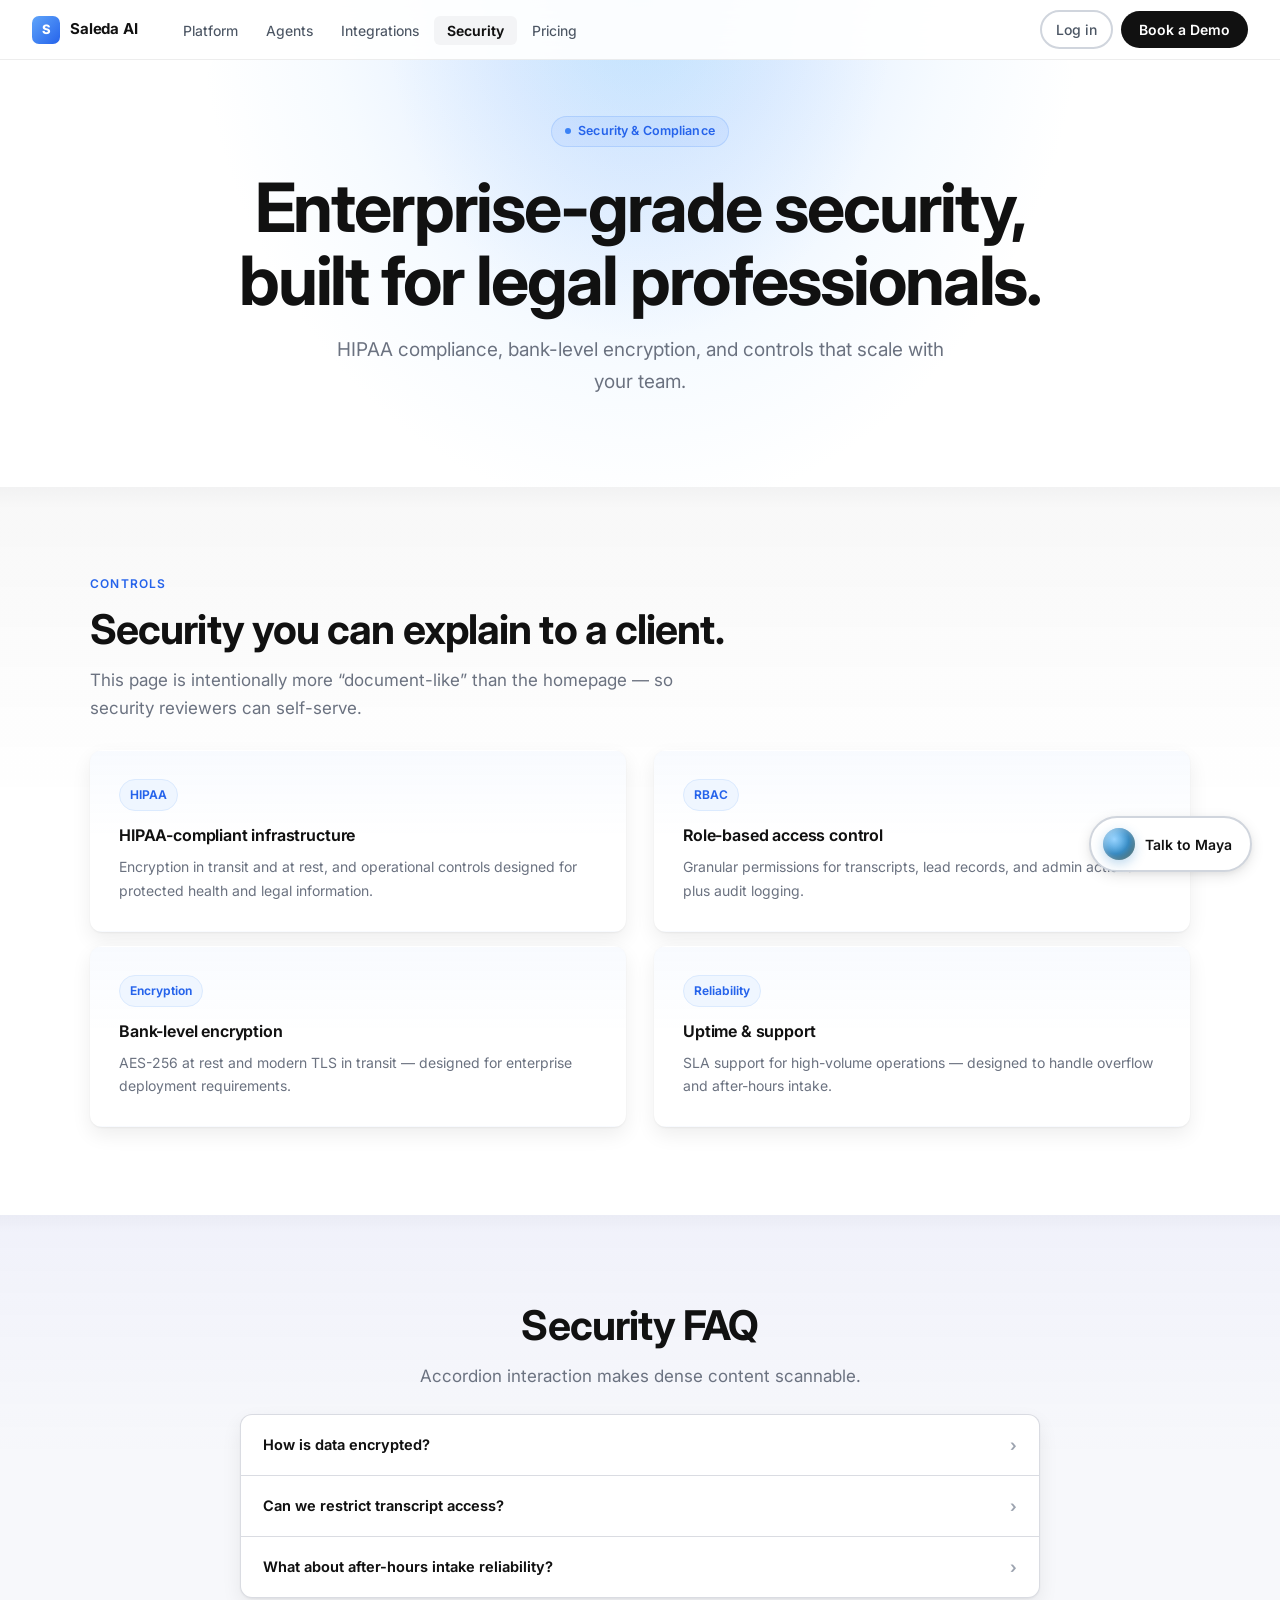
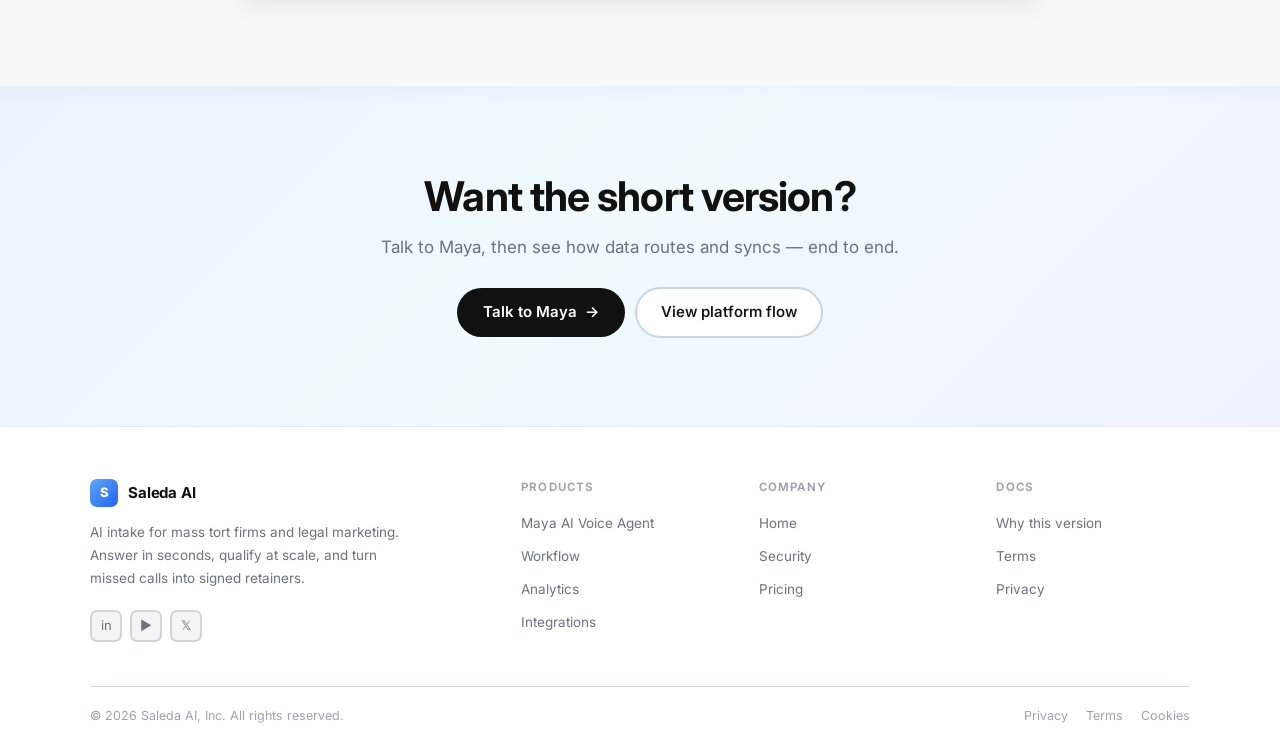
<file: security.html>
<!DOCTYPE html>
<html lang="en">
<head>
  <meta charset="UTF-8">
  <meta name="viewport" content="width=device-width, initial-scale=1.0">
  <title>Security — Saleda AI</title>
  <meta name="description" content="Enterprise-grade security & compliance for legal intake: HIPAA, encryption, access controls, audit logs.">
  <link rel="stylesheet" href="./assets/site.css">
</head>
<body>
  <a href="#main-content" class="skip-link">Skip to main content</a>

  <button class="float-demo" onclick="openDemoModal()" aria-label="Talk to Maya — live demo">
    <div class="float-orb-mini" aria-hidden="true"></div>
    Talk to Maya
  </button>

  <!-- Demo modal -->
  <div class="modal-overlay" id="demoModal" role="dialog" aria-modal="true" aria-labelledby="modal-title" onclick="closeDemoModalOutside(event)">
    <div class="modal">
      <div class="modal-header">
        <span class="modal-title" id="modal-title">Maya — AI Intake Agent</span>
        <button class="modal-close" onclick="closeDemoModal()" aria-label="Close demo">✕</button>
      </div>
      <div style="padding:0">
        <div class="demo-tabs" id="modalTabs" style="padding:14px 16px 0">
          <button class="demo-tab" onclick="switchDemoTab('chat','modalTabs','modalChat','modalVoice')" aria-pressed="false">Chat</button>
          <button class="demo-tab active" onclick="switchDemoTab('voice','modalTabs','modalChat','modalVoice')" aria-pressed="true">Voice</button>
        </div>
        <div id="modalChat" style="padding:16px"></div>
        <div id="modalVoice" class="demo-voice-panel active" style="padding:28px 24px 24px">
          <div class="orb-container" onclick="toggleOrb('Modal')" aria-label="Click to start voice demo" role="button" tabindex="0"
               onkeydown="if(event.key==='Enter')toggleOrb('Modal')">
            <div class="orb-rings" aria-hidden="true">
              <div class="orb-ring"></div><div class="orb-ring"></div><div class="orb-ring"></div>
            </div>
            <div class="orb" id="orbModal"></div>
          </div>
          <div class="orb-name">Maya</div>
          <div class="orb-subtitle">Saleda AI Intake Agent</div>
          <div class="orb-status" id="orbModalStatus">Click orb or call agent to start</div>
          <div class="orb-btns">
            <button class="orb-btn orb-btn-primary" onclick="toggleOrb('Modal')" aria-label="Call Maya agent">
              <div class="orb-btn-circle">📞</div>
              <span class="orb-btn-label">Call Agent</span>
            </button>
            <button class="orb-btn orb-btn-secondary" aria-label="Get a callback">
              <div class="orb-btn-circle">📲</div>
              <span class="orb-btn-label">Get a call</span>
            </button>
          </div>
        </div>
      </div>
    </div>
  </div>

  <!-- NAV -->
  <header role="banner">
    <nav class="nav" role="navigation" aria-label="Main navigation">
      <a href="./index.html" class="nav-logo" aria-label="Saleda AI home">
        <div class="nav-logo-icon" aria-hidden="true">S</div>
        Saleda AI
      </a>
      <ul class="nav-links" role="list">
        <li><a href="./platform.html">Platform</a></li>
        <li><a href="./agents.html">Agents</a></li>
        <li><a href="./integrations.html">Integrations</a></li>
        <li><a href="./security.html">Security</a></li>
        <li><a href="./pricing.html">Pricing</a></li>
      </ul>
      <div class="nav-right">
        <a href="#" class="btn-login">Log in</a>
        <a href="./pricing.html#demo" class="btn-cta">Book a Demo</a>
      </div>
    </nav>
  </header>

  <main id="main-content">
    <section class="hero hero-compact" aria-labelledby="h1">
      <div class="hero-bg" aria-hidden="true"></div>
      <div class="hero-eyebrow reveal" role="note">
        <span class="eyebrow-dot" aria-hidden="true"></span>
        Security &amp; Compliance
      </div>
      <h1 class="reveal" id="h1" style="max-width:900px">Enterprise-grade security,<br>built for legal professionals.</h1>
      <p class="hero-sub reveal">HIPAA compliance, bank-level encryption, and controls that scale with your team.</p>
    </section>

    <section class="section section-white" aria-labelledby="sec">
      <div class="container">
        <p class="section-eyebrow reveal">Controls</p>
        <h2 class="section-h2 reveal" id="sec">Security you can explain to a client.</h2>
        <p class="section-sub reveal">This page is intentionally more “document-like” than the homepage — so security reviewers can self-serve.</p>

        <div class="grid-split" style="margin-top:28px">
          <article class="card reveal">
            <div class="pill blue">HIPAA</div>
            <h3 class="card-title" style="margin-top:12px">HIPAA-compliant infrastructure</h3>
            <p class="card-body">Encryption in transit and at rest, and operational controls designed for protected health and legal information.</p>
          </article>
          <article class="card reveal">
            <div class="pill blue">RBAC</div>
            <h3 class="card-title" style="margin-top:12px">Role-based access control</h3>
            <p class="card-body">Granular permissions for transcripts, lead records, and admin actions — plus audit logging.</p>
          </article>
        </div>

        <div class="grid-split" style="margin-top:14px">
          <article class="card reveal">
            <div class="pill blue">Encryption</div>
            <h3 class="card-title" style="margin-top:12px">Bank-level encryption</h3>
            <p class="card-body">AES-256 at rest and modern TLS in transit — designed for enterprise deployment requirements.</p>
          </article>
          <article class="card reveal">
            <div class="pill blue">Reliability</div>
            <h3 class="card-title" style="margin-top:12px">Uptime & support</h3>
            <p class="card-body">SLA support for high-volume operations — designed to handle overflow and after-hours intake.</p>
          </article>
        </div>
      </div>
    </section>

    <section class="section section-gray" aria-labelledby="faq">
      <div class="container" style="text-align:center;margin-bottom:24px">
        <h2 class="section-h2 reveal" id="faq">Security FAQ</h2>
        <p class="section-sub reveal" style="margin:0 auto">Accordion interaction makes dense content scannable.</p>
      </div>

      <div class="accordion reveal" role="list" aria-label="Security FAQ accordion">
        <div class="acc-item" role="listitem">
          <button class="acc-btn" aria-expanded="false" onclick="toggleAccordion(this)">How is data encrypted?<span class="acc-arrow" aria-hidden="true">›</span></button>
          <div class="acc-panel" role="region"><div class="acc-panel-inner">Data is encrypted at rest (AES-256) and in transit (TLS). Access is gated via least-privilege roles.</div></div>
        </div>
        <div class="acc-item" role="listitem">
          <button class="acc-btn" aria-expanded="false" onclick="toggleAccordion(this)">Can we restrict transcript access?<span class="acc-arrow" aria-hidden="true">›</span></button>
          <div class="acc-panel" role="region"><div class="acc-panel-inner">Yes. RBAC allows separate permissions for transcripts, lead fields, and admin tools. Changes can be audited.</div></div>
        </div>
        <div class="acc-item" role="listitem">
          <button class="acc-btn" aria-expanded="false" onclick="toggleAccordion(this)">What about after-hours intake reliability?<span class="acc-arrow" aria-hidden="true">›</span></button>
          <div class="acc-panel" role="region"><div class="acc-panel-inner">The system is designed for overflow + after-hours. Even when staff are offline, leads can be captured and qualified instantly.</div></div>
        </div>
      </div>
    </section>

    <section class="section section-blue" aria-labelledby="cta">
      <div class="container" style="text-align:center">
        <h2 class="section-h2 reveal" id="cta">Want the short version?</h2>
        <p class="section-sub reveal" style="margin:0 auto">Talk to Maya, then see how data routes and syncs — end to end.</p>
        <div class="hero-ctas reveal" style="margin-top:26px;margin-bottom:0">
          <button class="btn-hero-primary" onclick="openDemoModal()">Talk to Maya <span aria-hidden="true">→</span></button>
          <a class="btn-hero-secondary" href="./platform.html#workflow">View platform flow</a>
        </div>
      </div>
    </section>
  </main>

  <!-- FOOTER -->
  <footer role="contentinfo">
    <div class="footer-grid">
      <div class="footer-brand">
        <a href="./index.html" class="nav-logo" style="display:inline-flex" aria-label="Saleda AI home">
          <div class="nav-logo-icon" aria-hidden="true">S</div>Saleda AI
        </a>
        <p>AI intake for mass tort firms and legal marketing. Answer in seconds, qualify at scale, and turn missed calls into signed retainers.</p>
        <div class="footer-social" aria-label="Social media">
          <a href="#" class="social-link" aria-label="LinkedIn">in</a>
          <a href="#" class="social-link" aria-label="YouTube">▶</a>
          <a href="#" class="social-link" aria-label="Twitter / X">𝕏</a>
        </div>
      </div>
      <div class="footer-col">
        <h4>Products</h4>
        <ul>
          <li><a href="./agents.html">Maya AI Voice Agent</a></li>
          <li><a href="./platform.html#workflow">Workflow</a></li>
          <li><a href="./platform.html#analytics">Analytics</a></li>
          <li><a href="./integrations.html">Integrations</a></li>
        </ul>
      </div>
      <div class="footer-col">
        <h4>Company</h4>
        <ul>
          <li><a href="./index.html">Home</a></li>
          <li><a href="./security.html">Security</a></li>
          <li><a href="./pricing.html">Pricing</a></li>
        </ul>
      </div>
      <div class="footer-col">
        <h4>Docs</h4>
        <ul>
          <li><a href="./docs/why-better.md">Why this version</a></li>
          <li><a href="#">Terms</a></li>
          <li><a href="#">Privacy</a></li>
        </ul>
      </div>
    </div>
    <div class="footer-bottom">
      <p>© 2026 Saleda AI, Inc. All rights reserved.</p>
      <div class="footer-legal"><a href="#">Privacy</a><a href="#">Terms</a><a href="#">Cookies</a></div>
    </div>
  </footer>

  <script src="./assets/site.js"></script>
</body>
</html>
</file>
<file: assets/site.css>
/* Saleda AI — ElevenLabs-inspired light system */
@import url('https://fonts.googleapis.com/css2?family=Inter:wght@300;400;500;600;700&display=swap');

/* ─── RESET ──────────────────────────────────────────────── */
*,*::before,*::after{box-sizing:border-box;margin:0;padding:0}
html{scroll-behavior:smooth}
body{font-family:'Inter',-apple-system,sans-serif;background:#fff;color:#111;-webkit-font-smoothing:antialiased;line-height:1.5;overflow-x:hidden}
img{max-width:100%;display:block}
a{color:inherit;text-decoration:none}
button,input{font:inherit}

/* ─── TOKENS ─────────────────────────────────────────────── */
:root{
  --white:#FFFFFF;
  --black:#111111;
  --gray-50:#F9FAFB;
  --gray-100:#F3F4F6;
  --gray-200:#E5E7EB;
  --gray-300:#D1D5DB;
  --gray-400:#9CA3AF;
  --gray-500:#6B7280;
  --gray-600:#4B5563;
  --gray-700:#374151;
  --gray-900:#111827;
  --blue-50:#EFF6FF;
  --blue-100:#DBEAFE;
  --blue-300:#93C5FD;
  --blue-400:#60A5FA;
  --blue-500:#3B82F6;
  --blue-600:#2563EB;

  /* Neutral-gray borders (avoid warm/yellow cast) */
  --border:#D0D5DD;
  --border-strong:#B7BEC9;
  --border-soft:#E6EAF0;
  --radius:12px;
  --radius-sm:8px;
  --radius-pill:999px;
  --nav-h:60px;
  /* Shadow-first sectioning (natural depth over borders) */
  /* Neutral (grayscale) depth for cards/boxes — lighter + more natural */
  --shadow:0 1px 2px rgba(0,0,0,0.06),0 10px 26px rgba(0,0,0,0.08);
  --shadow-soft:0 1px 2px rgba(0,0,0,0.05),0 8px 20px rgba(0,0,0,0.07);
  --shadow-float:0 5px 14px rgba(0,0,0,0.09),0 16px 42px rgba(0,0,0,0.10);
  --stroke-strong:rgba(15,23,42,0.22);
  --stroke-soft:rgba(15,23,42,0.12);
}

/* ─── A11Y ──────────────────────────────────────────────── */
.skip-link{position:absolute;top:-100%;left:16px;background:#fff;color:#111;padding:8px 16px;font-size:14px;font-weight:600;border-radius:6px;text-decoration:none;z-index:9999;border:2px solid #111}
.skip-link:focus{top:16px}
:focus-visible{outline:2px solid #3B82F6;outline-offset:3px;border-radius:6px}

/* ─── LAYOUT ─────────────────────────────────────────────── */
.container{max-width:1100px;margin:0 auto}
.section{
  padding:88px 24px;
  /* section separation: no hard borders, use soft divider shadow */
  position:relative;
}
.section:first-of-type{border-top:none}
.section::before{
  content:'';
  position:absolute;
  left:0;right:0;top:0;
  height:18px;
  background:linear-gradient(to bottom, rgba(15,23,42,0.08), rgba(15,23,42,0));
  opacity:0.32;
  pointer-events:none;
}
.section:first-of-type::before{display:none}
.section-white{
  background:
    linear-gradient(to bottom, rgba(17,17,17,0.03), rgba(17,17,17,0.0) 44%),
    #fff;
}
.section-gray{
  /* slightly warmer gray to separate from white */
  background:linear-gradient(to bottom, rgba(99,102,241,0.045), rgba(99,102,241,0.0) 52%), #F7F8FB;
}
.section-blue{
  /* a little more saturated so sections read as distinct */
  background:linear-gradient(135deg,#EAF3FF 0%,#F0FAFF 48%,#EEF2FF 100%);
}
.section-eyebrow{font-size:12px;font-weight:600;letter-spacing:0.1em;text-transform:uppercase;margin-bottom:14px;color:var(--blue-600)}
.section-h2{font-size:clamp(26px,3.2vw,42px);font-weight:700;letter-spacing:-0.022em;line-height:1.1;margin-bottom:14px;color:#111}
.section-sub{font-size:17px;line-height:1.65;color:var(--gray-500);max-width:600px}

/* ─── NAV ────────────────────────────────────────────────── */
.nav{
  position:fixed;top:0;left:0;right:0;z-index:200;
  height:var(--nav-h);
  background:rgba(255,255,255,0.92);
  backdrop-filter:blur(16px);-webkit-backdrop-filter:blur(16px);
  border-bottom:1px solid rgba(15,23,42,0.10);
  display:flex;align-items:center;padding:0 32px;gap:0;
}
.nav-logo{display:flex;align-items:center;gap:10px;color:#111;text-decoration:none;font-weight:700;font-size:15px;letter-spacing:-0.01em;flex-shrink:0;margin-right:32px}
.nav-logo-icon{width:28px;height:28px;border-radius:7px;background:linear-gradient(135deg,#60A5FA,#2563EB);display:flex;align-items:center;justify-content:center;font-size:13px;font-weight:800;color:#fff}
.nav-links{display:flex;align-items:center;gap:2px;flex:1;list-style:none}
.nav-links a{color:var(--gray-600);text-decoration:none;font-size:14px;font-weight:450;padding:6px 13px;border-radius:6px;transition:color 0.12s,background 0.12s;white-space:nowrap}
.nav-links a:hover{color:#111;background:var(--gray-100)}
.nav-links a[aria-current="page"]{color:#111;background:var(--gray-100);font-weight:650}
.nav-right{display:flex;align-items:center;gap:8px;flex-shrink:0}
.btn-login{color:var(--gray-600);font-size:14px;font-weight:500;padding:7px 14px;border:2px solid var(--border);border-radius:var(--radius-pill);background:#fff;cursor:pointer;text-decoration:none;transition:all 0.12s}
.btn-login:hover{border-color:rgba(15,23,42,0.22);color:#111}
.btn-cta{background:#111;color:#fff;font-size:14px;font-weight:600;padding:8px 18px;border:none;border-radius:var(--radius-pill);cursor:pointer;text-decoration:none;transition:all 0.15s;white-space:nowrap}
.btn-cta:hover{background:#222;transform:translateY(-1px);box-shadow:0 4px 12px rgba(0,0,0,0.15)}

/* ─── HERO ───────────────────────────────────────────────── */
.hero{
  min-height:100vh;
  display:flex;flex-direction:column;align-items:center;justify-content:center;
  text-align:center;
  padding:calc(var(--nav-h) + 60px) 24px 80px;
  position:relative;overflow:hidden;
  background:#fff;
}
.hero.hero-compact{
  min-height:auto;
  padding:calc(var(--nav-h) + 56px) 24px 56px;
}
.hero-bg{position:absolute;top:0;left:0;right:0;bottom:0;pointer-events:none;overflow:hidden}
.hero-bg::before{
  content:'';position:absolute;
  width:900px;height:700px;
  top:-180px;left:50%;transform:translateX(-50%);
  background:radial-gradient(ellipse at 50% 20%,
    rgba(186,230,253,0.65) 0%,
    rgba(196,221,255,0.45) 25%,
    rgba(220,238,255,0.25) 50%,
    transparent 70%);
  border-radius:50%;
}
.hero-bg::after{
  content:'';position:absolute;
  width:600px;height:400px;
  top:0;left:50%;transform:translateX(-50%);
  background:radial-gradient(ellipse at 50% 0%,
    rgba(147,197,253,0.3) 0%,
    transparent 60%);
}
.hero-eyebrow{
  display:inline-flex;align-items:center;gap:7px;
  background:rgba(59,130,246,0.08);border:1px solid rgba(59,130,246,0.18);
  border-radius:var(--radius-pill);padding:5px 13px;
  font-size:12.5px;font-weight:600;color:var(--blue-600);
  margin-bottom:24px;letter-spacing:0.01em;position:relative;
}
.eyebrow-dot{width:6px;height:6px;background:var(--blue-500);border-radius:50%;animation:pulse 2s ease-in-out infinite}
@keyframes pulse{0%,100%{opacity:1;transform:scale(1)}50%{opacity:0.4;transform:scale(0.8)}}
.hero h1{font-size:clamp(38px,5.5vw,68px);font-weight:700;line-height:1.07;letter-spacing:-0.03em;color:#111;max-width:820px;margin:0 auto 18px;position:relative}
.hero-sub{font-size:clamp(16px,1.8vw,19px);color:var(--gray-500);max-width:640px;margin:0 auto 34px;line-height:1.65;font-weight:400;position:relative}
.hero-ctas{display:flex;align-items:center;justify-content:center;gap:10px;flex-wrap:wrap;margin-bottom:56px;position:relative}
.btn-hero-primary{background:#111;color:#fff;font-size:15px;font-weight:600;padding:13px 26px;border:none;border-radius:var(--radius-pill);cursor:pointer;text-decoration:none;transition:all 0.15s;display:inline-flex;align-items:center;gap:8px}
.btn-hero-primary:hover{background:#222;box-shadow:0 5px 12px rgba(0,0,0,0.12);transform:translateY(-1px)}
.btn-hero-secondary{background:#fff;color:#111;font-size:15px;font-weight:550;padding:12px 24px;border:2px solid var(--border);border-radius:var(--radius-pill);cursor:pointer;text-decoration:none;transition:all 0.15s}
.btn-hero-secondary:hover{border-color:rgba(15,23,42,0.22);background:var(--gray-50)}

/* ─── CARDS / GRIDS ──────────────────────────────────────── */
.grid-split{display:grid;grid-template-columns:1fr 1fr;gap:28px;align-items:start}
.card{
  background:
    linear-gradient(to bottom, rgba(59,130,246,0.035), rgba(59,130,246,0.0) 48%),
    #fff;
  border:1px solid transparent; /* shadow-first */
  border-radius:var(--radius);
  padding:28px;
  box-shadow:var(--shadow-soft);
  transition:all 0.15s;
}
.card:hover{
  box-shadow:var(--shadow-float);
  transform:translateY(-2px);
}
.card.is-stroked{border-color:var(--stroke-strong)}

/* ─── FLOW (How it works) — add visual interest ──────────── */
.flow-wrap{position:relative;margin-top:28px}
.flow-bg{
  position:absolute;inset:-18px -14px;
  border-radius:24px;
  pointer-events:none;
  background:
    radial-gradient(circle at 15% 20%, rgba(59,130,246,0.22), rgba(59,130,246,0) 55%),
    radial-gradient(circle at 82% 70%, rgba(96,165,250,0.18), rgba(96,165,250,0) 60%),
    linear-gradient(to bottom, rgba(15,23,42,0.02), rgba(15,23,42,0));
  filter:saturate(1.05);
}
.flow-beam{
  position:absolute;left:6%;right:6%;top:52%;
  height:2px;border-radius:999px;
  background:linear-gradient(90deg, rgba(37,99,235,0), rgba(37,99,235,0.35), rgba(37,99,235,0));
  opacity:0.65;
  animation:beam 3.6s ease-in-out infinite;
  pointer-events:none;
}
@keyframes beam{0%,100%{transform:translateY(0);opacity:0.45}50%{transform:translateY(-6px);opacity:0.85}}

.flow-grid{position:relative;display:grid;grid-template-columns:1fr 1fr;gap:18px}
.flow-card{
  position:relative;
  overflow:hidden;
  padding:22px;
  border-radius:16px;
  background:
    linear-gradient(to bottom, rgba(255,255,255,0.85), rgba(255,255,255,0.98)),
    #fff;
  box-shadow:var(--shadow-soft);
  border:1px solid transparent;
  transition:transform 180ms ease, box-shadow 180ms ease;
}
.flow-card::before{
  content:'';
  position:absolute;left:0;top:0;right:0;height:4px;
  background:linear-gradient(90deg, rgba(37,99,235,0), rgba(37,99,235,0.55), rgba(37,99,235,0));
  opacity:0.8;
}
.flow-card:hover{transform:translateY(-2px);box-shadow:var(--shadow-float)}
.flow-top{display:flex;align-items:center;gap:10px;margin-bottom:10px}
.flow-num{
  width:30px;height:30px;border-radius:999px;
  background:rgba(59,130,246,0.10);
  border:1px solid rgba(37,99,235,0.18);
  display:flex;align-items:center;justify-content:center;
  font-weight:800;color:var(--blue-600);font-size:13px;
}
.flow-icon{
  width:34px;height:34px;border-radius:10px;
  background:rgba(17,17,17,0.04);
  border:1px solid rgba(15,23,42,0.10);
  display:flex;align-items:center;justify-content:center;
  font-size:16px;
}
.flow-title{font-size:15px;font-weight:800;letter-spacing:-0.01em}
.flow-body{font-size:13.5px;color:var(--gray-500);line-height:1.7}
.card-title{font-size:16px;font-weight:650;color:#111;margin-bottom:8px;letter-spacing:-0.01em}
.card-body{font-size:14px;color:var(--gray-500);line-height:1.7}
.pill{display:inline-flex;align-items:center;gap:8px;font-size:12px;font-weight:650;padding:6px 10px;border-radius:var(--radius-pill);border:1px solid var(--stroke-soft);color:var(--gray-600);background:#fff}
.pill.blue{border-color:var(--blue-100);background:var(--blue-50);color:var(--blue-600)}

/* ─── REVEAL ─────────────────────────────────────────────── */
.reveal{opacity:0;transform:translateY(10px);transition:opacity 420ms ease,transform 420ms ease}
.reveal.is-visible{opacity:1;transform:translateY(0)}

/* ─── DEMO WIDGET ────────────────────────────────────────── */
.hero-demo-wrapper{position:relative;max-width:700px;width:100%;margin:0 auto}
/* Landing demo: no card frame — blends into hero */
.hero-demo{background:transparent;border-radius:20px;border:none;overflow:hidden;box-shadow:none;position:relative}
.hero-demo.is-stroked{border-color:transparent}
.hero-demo .demo-tabs{background:transparent;padding-top:8px}
.hero-demo .demo-chat-panel,.hero-demo .demo-voice-panel{background:transparent}
.hero-demo .chat-input-bar{border-top:none;background:transparent}
.demo-tabs{display:flex;align-items:center;gap:4px;padding:16px 20px 0;background:#fff}
.demo-tab{font-size:14px;font-weight:500;color:var(--gray-400);padding:7px 16px;border-radius:var(--radius-pill);border:none;background:none;cursor:pointer;transition:all 0.15s}
.demo-tab.active{background:#111;color:#fff;font-weight:600}
.demo-chat-panel{padding:20px;display:none;flex-direction:column;gap:10px;min-height:260px}
.demo-chat-panel.active{display:flex}
.demo-voice-panel{padding:32px 24px 28px;display:none;flex-direction:column;align-items:center;justify-content:center;min-height:320px;gap:0}
.demo-voice-panel.active{display:flex}
.chat-msg{display:flex;align-items:flex-start;gap:9px;max-width:88%}
.chat-msg.right{flex-direction:row-reverse;margin-left:auto}
.chat-avatar{width:26px;height:26px;border-radius:50%;flex-shrink:0;display:flex;align-items:center;justify-content:center;font-size:10px;font-weight:700}
.avatar-ai{background:linear-gradient(135deg,#60A5FA,#2563EB);color:#fff}
.avatar-user{background:var(--gray-200);color:var(--gray-600)}
.chat-bubble{padding:9px 13px;border-radius:14px;font-size:13.5px;line-height:1.55;color:#111}
.bubble-ai{background:var(--gray-100);border:1px solid var(--border)}
.bubble-user{background:#111;color:#fff}
.typing-indicator{display:flex;gap:4px;padding:10px 14px;background:var(--gray-100);border-radius:14px;border:1px solid var(--border);width:fit-content}
.typing-dot{width:6px;height:6px;background:var(--gray-400);border-radius:50%;animation:typing 1.2s infinite}
.typing-dot:nth-child(2){animation-delay:0.2s}
.typing-dot:nth-child(3){animation-delay:0.4s}
@keyframes typing{0%,80%,100%{opacity:0.3;transform:scale(0.85)}40%{opacity:1;transform:scale(1)}}
.chat-input-bar{display:flex;align-items:center;gap:10px;padding:12px 16px;border-top:1px solid var(--border);background:#fff}
.chat-input{flex:1;border:1.5px solid var(--border);border-radius:var(--radius-pill);padding:9px 16px;font-size:14px;color:#111;background:#fff;outline:none;transition:border-color 0.15s}
.chat-input::placeholder{color:var(--gray-400)}
.chat-input:focus{border-color:var(--blue-400)}
.chat-send-btn{width:34px;height:34px;border-radius:50%;background:#111;border:none;cursor:pointer;display:flex;align-items:center;justify-content:center;color:#fff;font-size:14px;transition:all 0.15s;flex-shrink:0}
.chat-send-btn:hover{background:#333}
.chat-voice-btn{width:34px;height:34px;border-radius:50%;background:var(--gray-100);border:2px solid var(--border);cursor:pointer;display:flex;align-items:center;justify-content:center;font-size:14px;transition:all 0.15s;flex-shrink:0}
.chat-voice-btn:hover{background:var(--gray-200)}

.orb-container{position:relative;width:180px;height:180px;margin:0 auto 28px;cursor:pointer}
.orb{width:180px;height:180px;border-radius:50%;position:relative;background:radial-gradient(circle at 35% 35%,rgba(147,210,255,0.95) 0%,rgba(72,176,240,0.9) 20%,rgba(26,130,200,0.85) 40%,rgba(30,110,160,0.8) 60%,rgba(40,90,120,0.75) 75%,rgba(60,100,80,0.7) 85%,rgba(80,110,60,0.65) 100%);box-shadow:inset -16px -16px 32px rgba(0,0,0,0.18),inset 9px 9px 20px rgba(255,255,255,0.30),0 12px 30px rgba(40,130,200,0.14),0 2px 8px rgba(0,0,0,0.08);transition:transform 0.3s ease}
.orb::before{content:'';position:absolute;top:12%;left:18%;width:42%;height:28%;background:radial-gradient(ellipse,rgba(255,255,255,0.7) 0%,transparent 70%);border-radius:50%;transform:rotate(-30deg)}
.orb::after{content:'';position:absolute;top:0;left:0;right:0;bottom:0;border-radius:50%;background:radial-gradient(circle at 60% 65%,rgba(120,180,100,0.35) 0%,transparent 50%)}
.orb.listening{animation:orb-breathe 1.4s ease-in-out infinite}
.orb.speaking{animation:orb-speak 0.6s ease-in-out infinite alternate}
@keyframes orb-breathe{0%,100%{transform:scale(1)}50%{transform:scale(1.04)}}
@keyframes orb-speak{0%{transform:scale(1.0);filter:brightness(1)}100%{transform:scale(1.07);filter:brightness(1.12)}}
.orb-rings{position:absolute;top:50%;left:50%;transform:translate(-50%,-50%);width:180px;height:180px;pointer-events:none}
.orb-ring{position:absolute;top:50%;left:50%;transform:translate(-50%,-50%);border-radius:50%;border:1.5px solid rgba(96,165,250,0.25);animation:ring-expand 2.4s ease-out infinite}
.orb-ring:nth-child(1){width:180px;height:180px;animation-delay:0s}
.orb-ring:nth-child(2){width:180px;height:180px;animation-delay:0.8s}
.orb-ring:nth-child(3){width:180px;height:180px;animation-delay:1.6s}
@keyframes ring-expand{0%{width:180px;height:180px;opacity:0.5}100%{width:280px;height:280px;opacity:0}}
.orb-name{font-size:16px;font-weight:600;color:#111;margin-bottom:2px}
.orb-subtitle{font-size:13px;color:var(--gray-400);margin-bottom:14px}
.orb-status{font-size:13px;font-weight:500;color:var(--gray-400);min-height:20px;transition:all 0.3s;text-align:center;margin-bottom:16px}
.orb-status.active{color:var(--blue-600)}
.orb-btns{display:flex;align-items:center;gap:20px}
.orb-btn{display:flex;flex-direction:column;align-items:center;gap:8px;cursor:pointer;background:none;border:none}
.orb-btn-circle{width:52px;height:52px;border-radius:50%;display:flex;align-items:center;justify-content:center;font-size:20px;transition:all 0.15s}
.orb-btn-primary .orb-btn-circle{background:#111;color:#fff;box-shadow:0 4px 12px rgba(0,0,0,0.2)}
.orb-btn-secondary .orb-btn-circle{background:#fff;color:#111;border:2px solid var(--border);box-shadow:0 2px 6px rgba(0,0,0,0.06)}
.orb-btn-primary .orb-btn-circle:hover{background:#333;transform:scale(1.05)}
.orb-btn-secondary .orb-btn-circle:hover{border-color:var(--gray-400);transform:scale(1.05)}
.orb-btn-label{font-size:12px;color:var(--gray-400);font-weight:500}

/* ─── FLOATING DEMO BUTTON ──────────────────────────────── */
.float-demo{position:fixed;bottom:28px;right:28px;z-index:300;display:flex;align-items:center;gap:10px;background:#fff;color:#111;border:2px solid var(--border);border-radius:var(--radius-pill);padding:10px 18px 10px 12px;box-shadow:0 4px 14px rgba(0,0,0,0.10),0 2px 6px rgba(0,0,0,0.05);cursor:pointer;font-size:14px;font-weight:600;transition:all 0.2s}
.float-demo:hover{box-shadow:0 8px 20px rgba(0,0,0,0.12);transform:translateY(-2px)}
.float-orb-mini{width:32px;height:32px;border-radius:50%;flex-shrink:0;background:radial-gradient(circle at 35% 35%,rgba(147,210,255,0.95),rgba(26,130,200,0.85) 50%,rgba(60,100,80,0.7));box-shadow:inset -4px -4px 8px rgba(0,0,0,0.2),inset 2px 2px 6px rgba(255,255,255,0.4),0 4px 12px rgba(40,130,200,0.3);animation:orb-breathe 2s ease-in-out infinite}

/* ─── MODAL ──────────────────────────────────────────────── */
.modal-overlay{position:fixed;inset:0;background:rgba(0,0,0,0.35);z-index:500;display:none;align-items:center;justify-content:center;backdrop-filter:blur(4px)}
.modal-overlay.open{display:flex}
.modal{background:#fff;border-radius:20px;width:440px;max-width:calc(100vw - 40px);border:1px solid transparent;box-shadow:0 24px 80px rgba(0,0,0,0.24);overflow:hidden;animation:modal-in 0.25s ease}
.modal.is-stroked{border-color:var(--stroke-strong)}
@keyframes modal-in{from{opacity:0;transform:scale(0.92) translateY(12px)}to{opacity:1;transform:scale(1) translateY(0)}}
.modal-header{display:flex;align-items:center;justify-content:space-between;padding:16px 20px;border-bottom:1px solid var(--border)}
.modal-title{font-size:14px;font-weight:600;color:#111}
.modal-close{width:28px;height:28px;border-radius:50%;background:var(--gray-100);border:none;cursor:pointer;font-size:16px;color:var(--gray-500);display:flex;align-items:center;justify-content:center;transition:all 0.12s}
.modal-close:hover{background:var(--gray-200);color:#111}

/* ─── PRICING ────────────────────────────────────────────── */
.pricing-toggle{display:inline-flex;align-items:center;gap:10px;margin-top:18px}
.toggle{width:46px;height:28px;border-radius:var(--radius-pill);border:2px solid var(--border);background:var(--gray-100);position:relative;cursor:pointer;transition:background 0.15s}
.toggle-knob{position:absolute;top:3px;left:3px;width:22px;height:22px;border-radius:50%;background:#fff;border:2px solid var(--border);transition:transform 0.15s}
.toggle[data-on="true"]{background:var(--blue-50);border-color:var(--blue-100)}
.toggle[data-on="true"] .toggle-knob{transform:translateX(18px)}
.pricing-grid{display:grid;grid-template-columns:repeat(3,1fr);gap:14px;margin-top:28px}
.price-card{
  background:linear-gradient(to bottom, rgba(59,130,246,0.03), rgba(59,130,246,0.0) 48%), #fff;
  border:1px solid transparent;
  border-radius:var(--radius);
  padding:24px;
  box-shadow:var(--shadow-soft);
  transition:all 0.15s
}
.price-card:hover{box-shadow:var(--shadow-float);transform:translateY(-2px)}
.price-card.featured{border-color:var(--blue-300);box-shadow:0 8px 20px rgba(59,130,246,0.10)}
.price-top{display:flex;justify-content:space-between;align-items:flex-start;gap:10px;margin-bottom:10px}
.price-name{font-weight:700;letter-spacing:-0.01em}
.price{font-size:32px;font-weight:750;letter-spacing:-0.03em;line-height:1}
.price small{font-size:12px;color:var(--gray-400);font-weight:600}
.price-desc{font-size:13.5px;color:var(--gray-500);line-height:1.6;margin:10px 0 16px}
.bullets{list-style:none;display:flex;flex-direction:column;gap:8px}
.bullets li{display:flex;gap:8px;font-size:13.5px;color:var(--gray-700);line-height:1.5}
.bullets li .check{color:var(--blue-600);font-weight:900}

/* ─── INTEGRATIONS SEARCH ───────────────────────────────── */
.searchbar{display:flex;align-items:center;gap:10px;margin-top:18px}
.search-input{flex:1;border:2px solid var(--border);border-radius:var(--radius-pill);padding:10px 16px;font-size:14px;color:#111;background:#fff;outline:none}
.search-input:focus{border-color:var(--blue-300)}
.chip-grid{display:grid;grid-template-columns:repeat(6,1fr);gap:10px;margin-top:18px}
.chip{background:linear-gradient(to bottom, rgba(17,17,17,0.03), rgba(17,17,17,0.0) 50%), #fff;border:1px solid transparent;border-radius:8px;padding:12px 14px;font-size:13px;font-weight:650;color:var(--gray-600);text-align:center;transition:all 0.12s;box-shadow:0 2px 6px rgba(0,0,0,0.10),0 20px 60px rgba(0,0,0,0.12)}
.chip:hover{border-color:var(--blue-400);color:var(--blue-600);transform:translateY(-1px)}
.chip.is-hidden{display:none}

/* ─── FAQ / ACCORDION ───────────────────────────────────── */
.accordion{max-width:800px;margin:0 auto;display:flex;flex-direction:column;gap:1px;background:rgba(15,23,42,0.12);border:1px solid transparent;border-radius:var(--radius);overflow:hidden;box-shadow:var(--shadow-soft)}
.accordion.is-stroked{border-color:var(--stroke-strong)}
.acc-item{background:#fff}
.acc-btn{width:100%;text-align:left;padding:18px 22px;background:none;border:none;font-size:14.5px;font-weight:650;color:#111;cursor:pointer;display:flex;justify-content:space-between;align-items:center;gap:14px;transition:background 0.12s}
.acc-btn:hover{background:var(--gray-50)}
.acc-arrow{font-size:16px;color:var(--gray-400);transition:transform 0.2s;flex-shrink:0}
.acc-item.open .acc-arrow{transform:rotate(90deg)}
.acc-panel{max-height:0;overflow:hidden;transition:max-height 0.3s ease}
.acc-item.open .acc-panel{max-height:420px}
.acc-panel-inner{padding:0 22px 18px;font-size:14px;color:var(--gray-500);line-height:1.75;border-top:1px solid var(--border);padding-top:14px}

/* ─── FOOTER ─────────────────────────────────────────────── */
footer{background:#fff;border-top:1px solid var(--border-soft);padding:52px 24px 28px}
.footer-grid{display:grid;grid-template-columns:2fr 1fr 1fr 1fr;gap:44px;max-width:1100px;margin:0 auto 44px}
.footer-brand p{font-size:13.5px;color:var(--gray-500);line-height:1.7;margin:14px 0 20px;max-width:320px}
.footer-social{display:flex;gap:8px}
.social-link{width:32px;height:32px;background:var(--gray-100);border:2px solid var(--border);border-radius:7px;display:flex;align-items:center;justify-content:center;text-decoration:none;font-size:13px;color:var(--gray-500);transition:all 0.12s}
.social-link:hover{background:var(--gray-200);color:#111}
.footer-col h4{font-size:11.5px;font-weight:650;text-transform:uppercase;letter-spacing:0.1em;color:var(--gray-400);margin-bottom:14px}
.footer-col ul{list-style:none;display:flex;flex-direction:column;gap:9px}
.footer-col ul li a{font-size:13.5px;color:var(--gray-500);text-decoration:none;transition:color 0.12s}
.footer-col ul li a:hover{color:#111}
.footer-bottom{max-width:1100px;margin:0 auto;padding-top:20px;border-top:1px solid var(--border);display:flex;justify-content:space-between;align-items:center;gap:14px;flex-wrap:wrap}
.footer-bottom p{font-size:12.5px;color:var(--gray-400)}
.footer-legal{display:flex;gap:18px}
.footer-legal a{font-size:12.5px;color:var(--gray-400);text-decoration:none;transition:color 0.12s}
.footer-legal a:hover{color:var(--gray-700)}

/* ─── STATS STRIP ────────────────────────────────────────── */
.stats-grid{display:grid;grid-template-columns:repeat(4,1fr);gap:10px;margin-top:26px}
.stat{background:linear-gradient(to bottom, rgba(17,17,17,0.03), rgba(17,17,17,0.0) 56%), #fff;border:1px solid transparent;border-radius:var(--radius);padding:20px;box-shadow:var(--shadow-soft)}
.stat-num{font-size:34px;font-weight:780;letter-spacing:-0.03em;line-height:1;margin-bottom:6px}
.stat-label{font-size:13px;color:var(--gray-500);line-height:1.55}

/* ─── TESTIMONIALS ───────────────────────────────────────── */
.quotes{display:grid;grid-template-columns:repeat(2,1fr);gap:14px;margin-top:22px}
.quote{background:linear-gradient(to bottom, rgba(37,99,235,0.03), rgba(37,99,235,0.0) 56%), #fff;border:1px solid transparent;border-radius:var(--radius);padding:22px;box-shadow:var(--shadow-soft)}
.quote p{font-size:15px;line-height:1.75;color:var(--gray-700)}
.quote .who{margin-top:14px;font-size:13px;color:var(--gray-500);line-height:1.5}
.quote .who strong{color:#111}

/* Split testimonial (screenshot-style) */
.section-testimonial{
  /* Match the site's light palette */
  background:
    radial-gradient(900px 460px at 12% 20%, rgba(96,165,250,0.18), rgba(96,165,250,0) 60%),
    linear-gradient(135deg, #F7F9FC 0%, #FFFFFF 52%, #F3F7FF 100%);
  color:#111;
}
.section-testimonial::before{opacity:0.26}
.section-testimonial .section-eyebrow{color:var(--blue-600)}
.section-testimonial .section-h2{color:#111}
.section-testimonial .section-sub{color:var(--gray-500)}
.t-wrap{display:grid;grid-template-columns:1.12fr 0.88fr;gap:34px;align-items:stretch;margin-top:22px}
.t-left{display:flex;flex-direction:column;gap:18px}
.t-brand{display:flex;align-items:center;gap:10px;margin-bottom:6px;opacity:0.92}
.t-brand .mark{width:34px;height:34px;border-radius:10px;display:grid;place-items:center;background:linear-gradient(135deg, rgba(96,165,250,0.20), rgba(37,99,235,0.12));border:2px solid rgba(15,23,42,0.14);color:#111;font-weight:850}
.t-brand .name{font-weight:800;letter-spacing:-0.02em}
.t-quote{
  padding:22px 22px;
  border-radius:18px;
  background:linear-gradient(to bottom, rgba(17,17,17,0.02), rgba(17,17,17,0.0) 60%), #fff;
  border:2px solid rgba(15,23,42,0.14);
  box-shadow:var(--shadow-soft);
}
.t-quote p{font-size:15.5px;line-height:1.8;color:var(--gray-700)}
.t-quote .who{margin-top:14px;font-size:13px;color:var(--gray-500);line-height:1.45}
.t-quote .who strong{color:#111}
.t-divider{height:1px;background:linear-gradient(to right, rgba(15,23,42,0.0), rgba(15,23,42,0.14), rgba(15,23,42,0.0));margin:6px 0}
.t-right{
  border-radius:22px;
  border:2px solid rgba(15,23,42,0.14);
  background:#fff;
  box-shadow:var(--shadow);
  overflow:hidden;
  display:flex;
  align-items:stretch;
}
.t-photo{
  width:100%;
  min-height:360px;
  background:#fff;
  position:relative;
  display:grid;
  place-items:center;
}
.t-photo svg{width:100%;height:100%}
.t-photo img{width:100%;height:100%;object-fit:cover;display:block}
.t-caption{
  position:absolute;left:16px;right:16px;bottom:16px;
  padding:12px 12px;
  border-radius:14px;
  background:rgba(255,255,255,0.82);
  border:2px solid rgba(15,23,42,0.12);
  color:rgba(17,17,17,0.78);
  font-size:12.5px;
  line-height:1.5;
  backdrop-filter:blur(10px);
}

/* Integrations: atlas-style sections */
.i-stats{display:grid;grid-template-columns:repeat(3,1fr);gap:12px;margin-top:22px}
.i-stat{background:linear-gradient(to bottom, rgba(17,17,17,0.02), rgba(17,17,17,0) 60%), #fff;border:2px solid rgba(15,23,42,0.12);border-radius:16px;padding:18px;box-shadow:var(--shadow-soft)}
.i-stat .k{font-size:26px;font-weight:800;letter-spacing:-0.02em;line-height:1;color:#111}
.i-stat .l{margin-top:8px;font-size:13.5px;color:var(--gray-500);line-height:1.6}
.i-pop{display:grid;grid-template-columns:repeat(6,1fr);gap:10px;margin-top:18px}
.i-pop .chip{box-shadow:none}
.i-list{display:grid;grid-template-columns:repeat(3,1fr);gap:12px;margin-top:18px}
.i-item{background:#fff;border:2px solid rgba(15,23,42,0.12);border-radius:16px;padding:16px;box-shadow:var(--shadow-soft);display:flex;align-items:center;justify-content:space-between;gap:12px}
.i-item .left{display:flex;align-items:center;gap:10px;min-width:0}
.i-item .icon{width:36px;height:36px;border-radius:12px;border:2px solid rgba(15,23,42,0.12);background:linear-gradient(135deg, rgba(96,165,250,0.18), rgba(37,99,235,0.10));display:grid;place-items:center;font-weight:900;color:#111;flex-shrink:0}
.i-item .meta{min-width:0}
.i-item .name{font-weight:780;letter-spacing:-0.01em;white-space:nowrap;overflow:hidden;text-overflow:ellipsis}
.i-item .sub{font-size:12.5px;color:var(--gray-500);margin-top:2px}
.i-badge{font-size:12px;font-weight:700;color:var(--gray-600);background:var(--gray-100);border:2px solid rgba(15,23,42,0.10);padding:6px 10px;border-radius:999px;white-space:nowrap}
.i-cta{display:flex;gap:10px;flex-wrap:wrap;margin-top:18px}

@media(max-width:900px){
  .i-stats{grid-template-columns:1fr}
  .i-pop{grid-template-columns:repeat(3,1fr)}
  .i-list{grid-template-columns:1fr}
}

/* ─── EXPLAINER (2-col, screenshot-style) ───────────────── */
.explainer{display:grid;grid-template-columns:1.05fr 0.95fr;gap:28px;align-items:start}
.explainer h3{font-size:clamp(22px,2.4vw,30px);font-weight:780;letter-spacing:-0.02em;line-height:1.12;color:#111;margin-bottom:10px}
.explainer p{font-size:14.5px;color:var(--gray-500);line-height:1.75}
.explainer-list{list-style:none;margin-top:16px;display:flex;flex-direction:column;gap:12px}
.explainer-item{padding:12px 14px;border:1px solid var(--border-strong);border-radius:12px;background:linear-gradient(to bottom, rgba(17,17,17,0.02), rgba(17,17,17,0) 60%), #fff;box-shadow:var(--shadow-soft)}
.explainer-item button{width:100%;text-align:left;background:none;border:none;cursor:pointer;display:flex;align-items:flex-start;gap:10px}
.explainer-item .dot{width:8px;height:8px;border-radius:50%;background:var(--blue-500);margin-top:6px;flex-shrink:0}
.explainer-item .label{font-weight:700;color:#111;font-size:14px;margin-bottom:3px}
.explainer-item .desc{font-size:13.5px;color:var(--gray-500);line-height:1.65}
.explainer-item[aria-selected="true"]{border-color:rgba(37,99,235,0.36);box-shadow:0 12px 32px rgba(59,130,246,0.12)}

.explainer-visual{
  border-radius:18px;
  border:1px solid var(--border-strong);
  background:
    radial-gradient(circle at 12% 18%, rgba(147,197,253,0.55), rgba(147,197,253,0) 55%),
    radial-gradient(circle at 85% 70%, rgba(96,165,250,0.35), rgba(96,165,250,0) 60%),
    linear-gradient(135deg,#5AA7D7 0%, #2C77B3 50%, #1E5E94 100%);
  padding:22px;
  box-shadow:0 10px 34px rgba(0,0,0,0.12);
  position:relative;
  overflow:hidden;
}
.explainer-visual::after{
  content:'';
  position:absolute;inset:0;
  background:
    radial-gradient(circle at 50% 50%, rgba(255,255,255,0.10) 0%, rgba(255,255,255,0) 55%),
    repeating-radial-gradient(circle at 50% 50%, rgba(255,255,255,0.12) 0 2px, rgba(255,255,255,0) 2px 20px);
  opacity:0.18;
  pointer-events:none;
}
.mini-chat{
  position:relative;
  background:rgba(255,255,255,0.92);
  border:1px solid rgba(255,255,255,0.55);
  border-radius:16px;
  padding:14px;
  box-shadow:0 8px 22px rgba(0,0,0,0.10);
  max-width:360px;
  margin:0 auto;
}
.mini-pill{display:inline-flex;align-items:center;gap:8px;padding:6px 10px;border-radius:999px;background:rgba(255,255,255,0.75);border:1px solid rgba(17,17,17,0.10);font-size:12px;color:var(--gray-600);font-weight:650}
.mini-pill .orb-dot{width:14px;height:14px;border-radius:50%;background:radial-gradient(circle at 35% 35%, rgba(147,210,255,0.95), rgba(26,130,200,0.85) 55%, rgba(60,100,80,0.7));box-shadow:inset -2px -2px 4px rgba(0,0,0,0.18), inset 1px 1px 3px rgba(255,255,255,0.45)}
.mini-bubbles{margin-top:12px;display:flex;flex-direction:column;gap:10px}
.mini-bubble{padding:10px 12px;border-radius:14px;font-size:13px;line-height:1.55;max-width:92%}
.mini-bubble.ai{background:rgba(243,244,246,0.95);border:1px solid rgba(17,17,17,0.10);color:#111}
.mini-bubble.user{background:rgba(17,17,17,0.92);color:#fff;margin-left:auto}
.mini-input{margin-top:12px;display:flex;gap:8px;align-items:center}
.mini-input .field{flex:1;height:34px;border-radius:999px;background:rgba(243,244,246,0.95);border:1px solid rgba(17,17,17,0.10)}
.mini-input .btn{width:34px;height:34px;border-radius:50%;background:rgba(17,17,17,0.92);border:2px solid rgba(255,255,255,0.35)}

/* ─── LOGO STRIP (trusted by...) ─────────────────────────── */
.logo-strip{padding:46px 24px;background:#fff;border-top:1px solid transparent;border-bottom:1px solid transparent;box-shadow:inset 0 1px 0 rgba(0,0,0,0.08), inset 0 -1px 0 rgba(0,0,0,0.08)}
.logo-strip .container{text-align:center}
.logo-title{font-size:22px;font-weight:780;letter-spacing:-0.02em;color:#111;margin-bottom:8px}
.logo-sub{font-size:13.5px;color:var(--gray-500);max-width:640px;margin:0 auto 22px;line-height:1.7}
.logo-row{display:flex;align-items:center;justify-content:center;gap:34px;flex-wrap:wrap;padding:10px 0 2px}
.wordmark{font-size:16px;font-weight:800;letter-spacing:-0.02em;color:rgba(17,17,17,0.40);filter:grayscale(1);transition:color 160ms ease, transform 160ms ease}
.wordmark.small{font-size:14px;font-weight:750;color:rgba(17,17,17,0.34)}
.wordmark:hover{color:rgba(17,17,17,0.62);transform:translateY(-1px)}

/* ─── RESPONSIVE ─────────────────────────────────────────── */
@media(max-width:900px){
  .nav-links{display:none}
  .float-demo{bottom:16px;right:16px}
  .grid-split{grid-template-columns:1fr}
  .flow-grid{grid-template-columns:1fr}
  .flow-beam{display:none}
  .pricing-grid{grid-template-columns:1fr}
  .chip-grid{grid-template-columns:repeat(3,1fr)}
  .footer-grid{grid-template-columns:1fr 1fr}
  .stats-grid{grid-template-columns:repeat(2,1fr)}
  .quotes{grid-template-columns:1fr}
  .t-wrap{grid-template-columns:1fr}
  .explainer{grid-template-columns:1fr}
  .logo-row{gap:22px}
}
</file>
